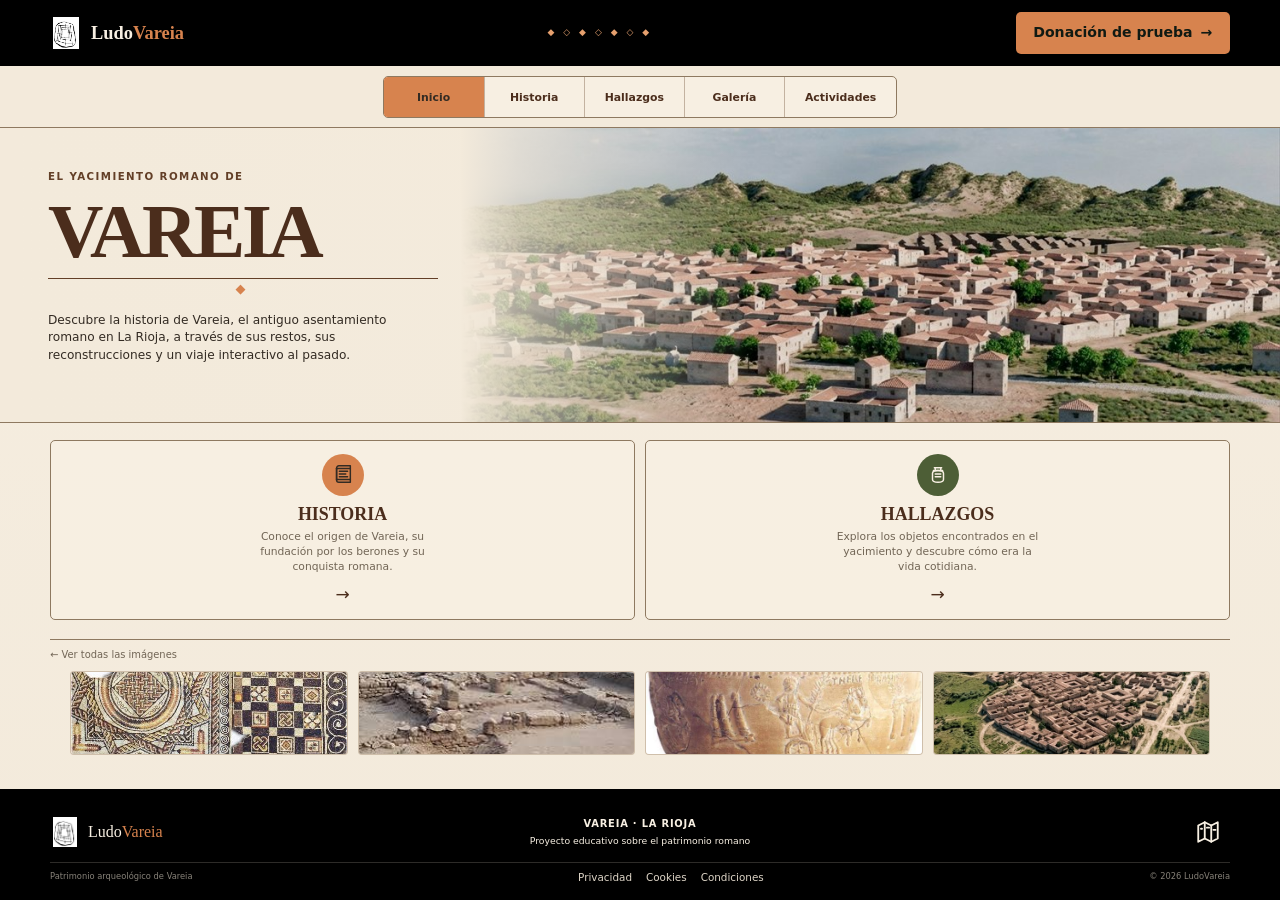
<file: index.html>
<!doctype html>
<html lang="es">
  <head>
    <meta charset="UTF-8" />

    <meta name="author" content="Oscar Martin Aguado" />
    <meta name="robots" content="index, follow" />

    <meta name="format-detection" content="telephone=no" />

    <meta name="apple-mobile-web-app-title" content="LudoVareia" />

    <meta name="theme-color" content="#000000" />

    <meta name="application-name" content="LudoVareia" />

    <meta name="viewport" content="width=device-width, initial-scale=1.0" />

    <meta
      name="description"
      content="Descubre el yacimiento romano de Vareia. Explora su historia, sus hallazgos arqueológicos y la vida cotidiana de los romanos en la antigua Vareia."
    />

    <meta
      name="keywords"
      content="ciudad romana vareia, historia romana, hallazgos arqueológicos, vida cotidiana romana, cerámica romana, arquitectura romana, galería imágenes, actividades romanas"
    />

    <!--Open Graph-->
    <meta property="og:type" content="website" />
    <meta property="og:locale" content="es_ES" />
    <meta property="og:site_name" content="LudoVareia" />
    <meta
      property="og:title"
      content="LudoVareia | El yacimiento romano de Vareia"
    />
    <meta
      property="og:description"
      content="Descubre la historia de Vareia, sus hallazgos arqueológicos y la vida cotidiana en la antigua ciudad romana."
    />
    <meta property="og:url" content="https://ludovareia.vercel.app/" />

    <!--Twitter Cards-->
    <meta name="twitter:card" content="summary_large_image" />
    <meta
      name="twitter:title"
      content="LudoVareia | El yacimiento romano de Vareia"
    />
    <meta
      name="twitter:description"
      content="Descubre la historia y el patrimonio romano de Vareia."
    />

    <!--Imagen de presentacion-->

    <meta
      property="og:image"
      content="https://ludovareia.vercel.app/img/vareiaStart.jpg"
    />

    <meta
      property="og:image:alt"
      content="Reconstrucción del antiguo asentamiento romano de Vareia"
    />

    <meta
      name="twitter:image"
      content="https://ludovareia.vercel.app/img/vareiaStart.jpg"
    />

    <meta
      name="twitter:image:alt"
      content="Reconstrucción del antiguo asentamiento romano de Vareia"
    />

    <!--Titulo y enlaces a css y script-->
    <title>LudoVareia | El yacimiento romano de Vareia</title>

    <link rel="stylesheet" href="css/General/style.css" />
    <!--<link rel="stylesheet" href="../css/Donaciones/donaciones.css" />
    <link rel="stylesheet" href="../css/Footer/footer.css" />
    <link rel="stylesheet" href="../css/Navegacion/navegacion.css" />
    <link rel="stylesheet" href="../css/Inicio/home.css" />
    <link
      rel="stylesheet"
      href="../css/ElementosInteractivos/elementosInteractivos.css"
    />-->
    <link rel="canonical" href="https://ludovareia.vercel.app/" />

    <script src="js/Galeria/galeria.js" defer></script>
    <script src="js/General/mapa.js" defer></script>
    <script src="js/General/donacion.js" defer></script>

    <!--WebSite para GEO-->
    <script type="application/ld+json">
      {
        "@context": "https://schema.org",
        "@graph": [
          {
            "@type": "WebSite",
            "@id": "https://ludovareia.vercel.app/#website",
            "name": "LudoVareia",
            "url": "https://ludovareia.vercel.app/",
            "inLanguage": "es",
            "description": "Proyecto educativo sobre la historia, los hallazgos arqueológicos y el patrimonio romano de Vareia."
          },
          {
            "@type": "Organization",
            "@id": "https://ludovareia.vercel.app/#organization",
            "name": "LudoVareia",
            "url": "https://ludovareia.vercel.app/",
            "description": "Proyecto educativo dedicado a divulgar la historia y el patrimonio arqueológico de la antigua Vareia, en La Rioja."
          },
          {
            "@type": "WebPage",
            "@id": "https://ludovareia.vercel.app/#webpage",
            "url": "https://ludovareia.vercel.app/",
            "name": "LudoVareia | El yacimiento romano de Vareia",
            "isPartOf": {
              "@id": "https://ludovareia.vercel.app/#website"
            },
            "about": {
              "@id": "https://ludovareia.vercel.app/#organization"
            },
            "inLanguage": "es"
          }
        ]
      }
    </script>
  </head>

  <body>
    <a class="skip-link" href="#contenido"> Saltar al contenido principal </a>
    <!-- =====================================================
       HEADER
       ===================================================== -->

    <header class="site-header">
      <div class="container site-header__inner">
        <a
          href="index.html"
          class="site-header__brand"
          aria-label="LudoVareia - Inicio"
        >
          <img
            src="img/logo.png"
            alt="Logo de LudoVareia"
            class="site-header__logo"
          />

          <span class="site-header__name">
            Ludo<span class="text-orange">Vareia</span>
          </span>
        </a>

        <div class="site-header__decoration" aria-hidden="true">
          ◆ ◇ ◆ ◇ ◆ ◇ ◆
        </div>

        <button
          type="button"
          id="donate-button"
          class="site-header__donate"
          aria-haspopup="dialog"
          aria-controls="donate-popup"
        >
          <span>Donación de prueba</span>
          <span aria-hidden="true">→</span>
        </button>
      </div>
    </header>

    <!-- =====================================================
   NAVBAR
   ===================================================== -->

    <nav class="navbar" aria-label="Navegación principal">
      <div class="container navbar__inner">
        <div class="navbar__links">
          <a
            href="index.html"
            class="navbar__link is-active"
            aria-current="page"
          >
            Inicio
          </a>

          <a href="html/historia.html" class="navbar__link"> Historia </a>

          <a href="html/hallazgos.html" class="navbar__link"> Hallazgos </a>

          <a href="html/galeria.html" class="navbar__link"> Galería </a>

          <a href="html/actividades.html" class="navbar__link"> Actividades </a>
        </div>
      </div>
    </nav>

    <!-- =====================================================
       MAIN
       ===================================================== -->

    <main id="contenido" tabindex="-1">
      <!-- ===================================================
         HERO
         =================================================== -->

      <section class="hero">
        <div class="hero__content">
          <p class="eyebrow">El yacimiento romano de</p>

          <h1>VAREIA</h1>

          <div class="hero__ornament" aria-hidden="true">◆</div>

          <p>
            Descubre la historia de Vareia, el antiguo asentamiento romano en La
            Rioja, a través de sus restos, sus reconstrucciones y un viaje
            interactivo al pasado.
          </p>
        </div>

        <div class="hero__media">
          <img
            src="img/vareiaStart-960.jpg"
            srcset="
              img/vareiaStart-480.jpg 480w,
              img/vareiaStart-960.jpg 960w,
              img/vareiaStart.jpg 1376w
            "
            sizes="(max-width: 950px) 100vw, 64vw"
            alt="Reconstrucción del antiguo asentamiento romano de Vareia"
            width="1376"
            height="768"
            fetchpriority="high"
          />
        </div>
      </section>

      <!-- ===================================================
         ACCESOS
         =================================================== -->

      <section class="section" id="explora" aria-labelledby="explora-title">
        <div class="container">
          <h2 id="explora-title" class="sr-only">Explora Vareia</h2>
          <div class="grid grid-2">
            <!-- HISTORIA -->

            <a href="html/historia.html" class="feature-card">
              <div class="feature-card__icon">
                <svg viewBox="0 0 24 24" aria-hidden="true">
                  <path
                    d="M5 4.5A2.5 2.5 0 0 1 7.5 2H20v18H7.5A2.5 2.5 0 0 1 5 17.5z"
                  />
                  <path d="M5 5h15M5 17h15M8 8h9M8 11h7M8 14h9" />
                  <path d="M5 4.5v13" />
                </svg>
              </div>

              <h3>Historia</h3>

              <p>
                Conoce el origen de Vareia, su fundación por los berones y su
                conquista romana.
              </p>

              <span class="feature-card__arrow" aria-hidden="true"> → </span>
            </a>

            <!-- HALLAZGOS -->

            <a href="html/hallazgos.html" class="feature-card">
              <div class="feature-card__icon">
                <svg viewBox="0 0 24 24" aria-hidden="true">
                  <path d="M8 4h8" />
                  <path d="M9 4v3" />
                  <path d="M15 4v3" />
                  <path d="M7 7h10" />

                  <path
                    d="M6 10 c0-2 2-3 6-3 s6 1 6 3 v7 c0 2-2 3-6 3 s-6-1-6-3z"
                  />

                  <path d="M9 11h6" />
                  <path d="M9 14h6" />
                </svg>
              </div>

              <h3>Hallazgos</h3>

              <p>
                Explora los objetos encontrados en el yacimiento y descubre cómo
                era la vida cotidiana.
              </p>

              <span class="feature-card__arrow" aria-hidden="true"> → </span>
            </a>
          </div>
        </div>
      </section>

      <!-- ===================================================
         GALERÍA
         =================================================== -->
      <section class="gallery-section" aria-labelledby="gallery-title">
        <div class="container">
          <div class="gallery-header">
            <h2 id="gallery-title" class="sr-only">
              Galería de imágenes de Vareia
            </h2>

            <a href="html/galeria.html" class="gallery-all">
              ← Ver todas las imágenes
            </a>
          </div>

          <div class="gallery">
            <!-- ANTERIOR -->

            <button
              type="button"
              class="gallery__control gallery__control--prev"
              aria-label="Imagen anterior"
            >
              ‹
            </button>

            <!-- CONTENEDOR DE IMÁGENES -->

            <div
              class="gallery__track"
              role="region"
              aria-label="Galería de imágenes destacadas de Vareia"
              aria-roledescription="carrusel"
            >
              <a href="html/galeria.html?imagen=0" class="gallery__item">
                <img
                  src="img/galeria/galeria-mosaico.png"
                  alt="Mosaico romano de Vareia"
                  width="546"
                  height="366"
                  loading="lazy"
                  decoding="async"
                />
              </a>

              <a href="html/galeria.html?imagen=1" class="gallery__item">
                <img
                  src="img/galeria/galeria-ciudad.png"
                  alt="Reconstrucción de la ciudad romana de Vareia"
                  width="259"
                  height="194"
                  loading="lazy"
                  decoding="async"
                />
              </a>

              <a href="html/galeria.html?imagen=2" class="gallery__item">
                <img
                  src="img/galeria/galeria-ceramica.png"
                  alt="Pieza de cerámica arqueológica"
                  width="606"
                  height="330"
                  loading="lazy"
                  decoding="async"
                />
              </a>

              <a href="html/galeria.html?imagen=3" class="gallery__item">
                <img
                  src="img/galeria/galeria-paisaje-home.jpg"
                  alt="Paisaje del entorno arqueológico de Vareia"
                  width="640"
                  height="358"
                  loading="lazy"
                  decoding="async"
                />
              </a>
            </div>

            <!-- SIGUIENTE -->

            <button
              type="button"
              class="gallery__control gallery__control--next"
              aria-label="Imagen siguiente"
            >
              ›
            </button>
          </div>

          <!-- INDICADORES -->

          <div class="gallery-dots">
            <button
              type="button"
              class="gallery-dot is-active"
              aria-label="Mostrar imagen 1"
              aria-current="true"
            ></button>

            <button
              type="button"
              class="gallery-dot"
              aria-label="Mostrar imagen 2"
              aria-current="false"
            ></button>

            <button
              type="button"
              class="gallery-dot"
              aria-label="Mostrar imagen 3"
              aria-current="false"
            ></button>

            <button
              type="button"
              class="gallery-dot"
              aria-label="Mostrar imagen 4"
              aria-current="false"
            ></button>
          </div>
        </div>
      </section>
    </main>

    <!-- FONDO OSCURO -->
    <div class="donate-overlay" hidden></div>

    <!-- POPUP DE DONACIÓN -->
    <section
      class="donate-popup"
      id="donate-popup"
      role="dialog"
      aria-modal="true"
      aria-labelledby="donate-title"
      aria-describedby="donate-description"
      tabindex="-1"
      hidden
    >
      <button
        type="button"
        class="donate-popup__close"
        aria-label="Cerrar ventana"
        data-donate-close
      >
        ×
      </button>

      <div class="donate-popup__header">
        <span class="donate-popup__eyebrow">
          LUDOVAREIA · PATRIMONIO ROMANO
        </span>

        <div class="donate-popup__ornament" aria-hidden="true">◆</div>

        <h2 id="donate-title">Demostración de donación</h2>

        <p id="donate-description">
          Este prototipo no acepta donaciones. Puedes probar la interfaz, pero
          no se realizará ningún cobro ni se enviarán datos.
        </p>
      </div>

      <form id="donation-form">
        <fieldset class="donate-amounts">
          <legend>Selecciona un importe de prueba</legend>

          <div class="donate-amounts__grid">
            <button
              type="button"
              class="donate-amount"
              data-amount="1"
              aria-pressed="false"
            >
              1 €
            </button>

            <button
              type="button"
              class="donate-amount is-selected"
              data-amount="5"
              aria-pressed="true"
            >
              5 €
            </button>

            <button
              type="button"
              class="donate-amount"
              data-amount="15"
              aria-pressed="false"
            >
              15 €
            </button>

            <button
              type="button"
              class="donate-amount"
              data-amount="30"
              aria-pressed="false"
            >
              30 €
            </button>
          </div>
        </fieldset>

        <div class="donate-custom">
          <label for="donation-amount">
            O introduce otro importe de prueba (€)
          </label>

          <input
            type="number"
            id="donation-amount"
            min="1"
            max="50"
            step="0.01"
            placeholder="Ej. 15"
            inputmode="decimal"
          />

          <p class="donate-custom__help">
            Puedes elegir cualquier cantidad entre 1 € y 50 €.
          </p>
        </div>

        <div class="donate-summary">
          <span>Importe de prueba</span>
          <strong id="donation-summary" aria-live="polite" aria-atomic="true"
            >5,00 €</strong
          >
        </div>

        <button type="submit" class="donate-submit">
          Finalizar demostración
          <span aria-hidden="true">→</span>
        </button>

        <p class="donate-popup__note">No se realizará ningún cobro.</p>
      </form>
    </section>

    <!-- POPUP DE AGRADECIMIENTO -->
    <section
      class="donate-popup donate-popup--thank-you"
      id="donate-thank-you"
      role="dialog"
      aria-modal="true"
      aria-labelledby="thank-you-title"
      tabindex="-1"
      hidden
    >
      <button
        type="button"
        class="donate-popup__close"
        aria-label="Cerrar ventana"
        data-donate-close
      >
        ×
      </button>

      <div class="donate-thank-you__icon" aria-hidden="true">✓</div>

      <span class="donate-popup__eyebrow"> LUDOVAREIA · GRACIAS </span>

      <h2 id="thank-you-title">Demostración completada</h2>

      <p>No se ha realizado ningún cobro ni se ha enviado información.</p>

      <p id="thank-you-amount" class="donate-thank-you__amount"></p>

      <p class="donate-thank-you__disclaimer">
        Esta es una demostración del formulario. No se ha realizado ningún
        cobro.
      </p>

      <button type="button" class="donate-submit" data-donate-close>
        Volver a LudoVareia
      </button>
    </section>

    <!-- =====================================================
       FOOTER
       ===================================================== -->

    <footer class="footer">
      <div class="container">
        <div class="footer__top">
          <!-- MARCA -->

          <div class="footer__brand">
            <img src="img/logo.png" alt="" class="brand-logo" />

            <span> Ludo<span class="text-orange">Vareia</span> </span>
          </div>

          <!-- INFORMACIÓN -->

          <div class="footer__info">
            <span>VAREIA · LA RIOJA</span>
            <span>Proyecto educativo sobre el patrimonio romano</span>
          </div>

          <!-- ICONOS -->

          <div
            class="footer__icons"
            role="group"
            aria-label="Acciones e información del proyecto"
          >
            <button
              type="button"
              id="open-map"
              aria-label="Abrir plano de Vareia"
              aria-haspopup="dialog"
              aria-controls="map-modal"
            >
              <svg viewBox="0 0 24 24" aria-hidden="true">
                <path d="m3 6 6-3 6 3 6-3v15l-6 3-6-3-6 3z" />
                <path d="M9 3v15M15 6v15" />
                <path d="M5.5 9h1M11 8h2M17 10h2" />
              </svg>
            </button>
          </div>
        </div>

        <!-- PIE -->

        <div class="footer__bottom">
          <span>Patrimonio arqueológico de Vareia</span>
          <nav class="footer__nav" aria-label="Información legal">
            <a href="html/privacidad.html">Privacidad</a>
            <a href="html/cookies.html">Cookies</a>
            <a href="html/condiciones.html">Condiciones</a>
          </nav>
          <span>© 2026 LudoVareia</span>
        </div>
      </div>
    </footer>

    <!-- POPUP DEL PLANO DE VAREIA -->
    <div
      class="map-modal"
      id="map-modal"
      role="dialog"
      aria-modal="true"
      aria-labelledby="map-modal-title"
      hidden
    >
      <div class="map-modal__backdrop" data-map-close></div>

      <section class="map-modal__panel">
        <button
          type="button"
          class="map-modal__close"
          aria-label="Cerrar plano"
          data-map-close
        >
          ×
        </button>

        <p class="eyebrow">Vareia · La Rioja</p>
        <h2 id="map-modal-title">La antigua ciudad romana</h2>

        <p class="map-modal__description">
          Plano de reconstrucción de Vareia. Descubre cómo pudo ser el
          asentamiento en época romana.
        </p>

        <div class="map-modal__image-container">
          <img
            data-src="img/plano-vareia-web.jpg"
            alt="Plano de reconstrucción de la antigua ciudad romana de Vareia"
            class="map-modal__image"
            width="1024"
            height="572"
          />
        </div>

        <p class="map-modal__note">Plano ilustrativo de la antigua Vareia.</p>
      </section>
    </div>
  </body>
</html>
</file>
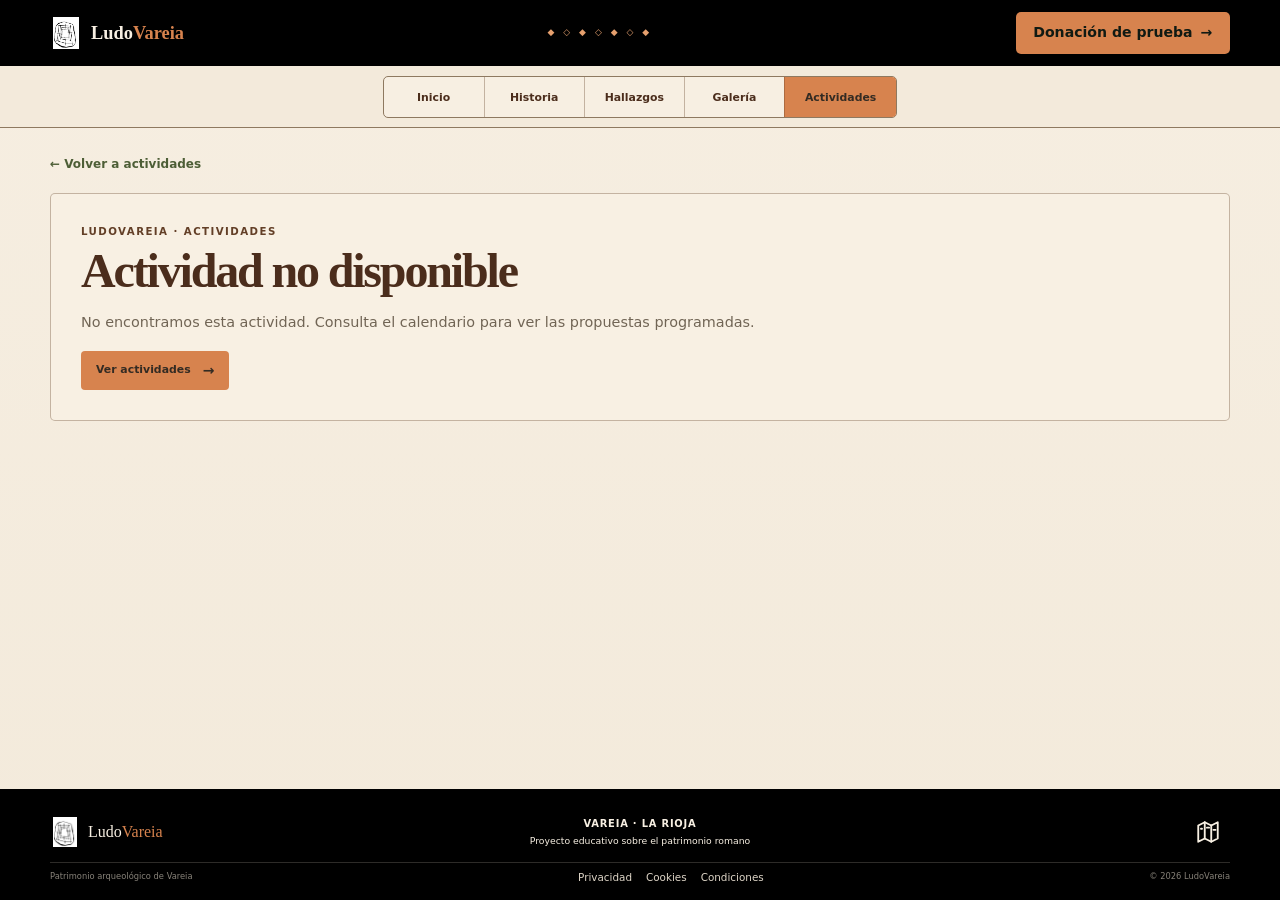
<file: html/actividad-detalle.html>
<!doctype html>
<html lang="es">
  <head>
    <meta charset="UTF-8" />

    <meta name="author" content="Oscar Martin Aguado" />
    <meta name="robots" content="noindex,follow" />

    <meta name="viewport" content="width=device-width, initial-scale=1.0" />

    <meta
      name="description"
      content="Consulta los detalles de las actividades educativas de LudoVareia."
    />

    <meta property="og:type" content="website" />
    <meta property="og:locale" content="es_ES" />
    <meta property="og:site_name" content="LudoVareia" />
    <meta property="og:title" content="Actividad | LudoVareia" />
    <meta
      property="og:description"
      content="Consulta los detalles de las actividades educativas de LudoVareia."
    />
    <meta property="og:url" content="" />
    <meta
      property="og:image"
      content="https://ludovareia.vercel.app/img/vareiaStart.png"
    />
    <meta
      property="og:image:alt"
      content="Reconstrucción del antiguo asentamiento romano de Vareia"
    />
    <meta name="twitter:card" content="summary_large_image" />
    <meta name="twitter:title" content="Actividad | LudoVareia" />
    <meta
      name="twitter:description"
      content="Consulta los detalles de las actividades educativas de LudoVareia."
    />
    <meta
      name="twitter:image"
      content="https://ludovareia.vercel.app/img/vareiaStart.png"
    />

    <title>Actividad | LudoVareia</title>
    <link rel="stylesheet" href="../css/General/style.css" />
    <link rel="stylesheet" href="../css/Actividades/actividades.css" />
    <link rel="stylesheet" href="../css/Actividades/resenias.css" />

    <script src="../js/Actividades/actividades.js" defer></script>
    <script src="../js/Actividades/inscripciones.js" defer></script>
    <script src="../js/Actividades/resenias.js" defer></script>
    <script src="../js/General/mapa.js" defer></script>
    <script src="../js/General/donacion.js" defer></script>
  </head>

  <body>
    <a class="skip-link" href="#contenido">Saltar al contenido principal</a>
    <!-- =====================================================
       HEADER
       ===================================================== -->

    <header class="site-header">
      <div class="container site-header__inner">
        <a
          href="../index.html"
          class="site-header__brand"
          aria-label="LudoVareia - Inicio"
        >
          <img src="../img/logo.png" alt="" class="site-header__logo" />
          <span class="site-header__name"
            >Ludo<span class="text-orange">Vareia</span></span
          >
        </a>
        <div class="site-header__decoration" aria-hidden="true">
          ◆ ◇ ◆ ◇ ◆ ◇ ◆
        </div>

        <button
          type="button"
          id="donate-button"
          class="site-header__donate"
          aria-haspopup="dialog"
          aria-controls="donate-popup"
        >
          <span>Donación de prueba</span>
          <span aria-hidden="true">→</span>
        </button>
      </div>
    </header>

    <!-- =====================================================
        NAVBAR
        ===================================================== -->

    <nav class="navbar" aria-label="Navegación principal">
      <div class="container navbar__inner">
        <div class="navbar__links">
          <a href="../index.html" class="navbar__link">Inicio</a>
          <a href="historia.html" class="navbar__link">Historia</a>
          <a href="hallazgos.html" class="navbar__link">Hallazgos</a>
          <a href="galeria.html" class="navbar__link">Galería</a>
          <a
            href="actividades.html"
            class="navbar__link is-active"
            aria-current="location"
            >Actividades</a
          >
        </div>
      </div>
    </nav>

    <!-- =====================================================
       MAIN
       ===================================================== -->

    <main id="contenido" class="activity-detail-page" tabindex="-1">
      <div class="container">
        <a href="actividades.html" class="detail-intro__back">
          ← Volver a actividades
        </a>

        <div class="activity-layout">
          <!-- COLUMNA IZQUIERDA: ACTIVIDAD E INSCRIPCIÓN -->
          <div class="activity-layout__main">
            <section
              class="activity-detail"
              id="activity-detail"
              aria-live="polite"
            >
              <div class="activity-detail__visual">
                <img id="activity-image" src="" alt="" />

                <span
                  class="activity-detail__category"
                  id="activity-category"
                ></span>
              </div>

              <div class="activity-detail__content">
                <p class="eyebrow">LudoVareia · Actividades</p>

                <h1 id="activity-title">
                  Abre una actividad desde el calendario
                </h1>

                <p
                  class="activity-detail__description"
                  id="activity-description"
                ></p>

                <dl class="activity-meta">
                  <div>
                    <dt>Fecha</dt>
                    <dd id="activity-date"></dd>
                  </div>

                  <div>
                    <dt>Hora</dt>
                    <dd id="activity-time"></dd>
                  </div>

                  <div>
                    <dt>Duración</dt>
                    <dd id="activity-duration"></dd>
                  </div>

                  <div>
                    <dt>Edad</dt>
                    <dd id="activity-age"></dd>
                  </div>
                </dl>

                <p class="activity-detail__note">
                  Demostración educativa: no reserva una plaza ni envía datos a
                  un servidor. La información introducida se guarda solo en este
                  navegador; no escribas datos reales.
                </p>
              </div>
            </section>

            <!-- FORMULARIO DE INSCRIPCIÓN -->

            <section
              class="registration-section"
              aria-labelledby="registration-title"
            >
              <div class="registration-section__heading">
                <p class="eyebrow">Formulario de demostración</p>

                <h2 id="registration-title">Formulario de demostración</h2>
              </div>

              <div
                id="registration-message"
                class="registration-message"
                role="status"
                aria-live="polite"
                tabindex="-1"
                hidden
              ></div>

              <form id="registration-form" class="registration-form">
                <input
                  type="hidden"
                  id="registration-activity"
                  name="activityId"
                />

                <div class="form-field">
                  <label for="full-name">Nombre y apellidos</label>

                  <input
                    id="full-name"
                    name="name"
                    type="text"
                    autocomplete="name"
                    required
                    minlength="2"
                    maxlength="100"
                  />
                </div>

                <div class="form-field">
                  <label for="email">Correo electrónico</label>

                  <input
                    id="email"
                    name="email"
                    type="email"
                    autocomplete="email"
                    required
                    maxlength="150"
                  />
                </div>

                <div class="form-field">
                  <label for="phone"> Teléfono <span>(opcional)</span> </label>

                  <input
                    id="phone"
                    name="phone"
                    type="tel"
                    autocomplete="tel"
                    maxlength="25"
                  />
                </div>

                <div class="form-field">
                  <label for="attendees"> Número de asistentes </label>

                  <select id="attendees" name="attendees" required>
                    <option value="1">1 persona</option>
                    <option value="2">2 personas</option>
                    <option value="3">3 personas</option>
                    <option value="4">4 personas</option>
                  </select>
                </div>

                <label class="form-consent">
                  <input type="checkbox" name="consent" required />

                  <span>
                    He leído que esta solicitud es una demostración y que los
                    datos se guardan solo en este dispositivo. Consulta la
                    <a href="privacidad.html">Política de privacidad</a>.
                  </span>
                </label>

                <button
                  class="btn btn--primary registration-form__submit"
                  type="submit"
                >
                  Probar inscripción (no reservar)
                  <span aria-hidden="true">→</span>
                </button>
              </form>
            </section>
          </div>

          <!-- COLUMNA DERECHA: RESEÑAS -->

          <aside class="activity-layout__reviews">
            <section class="reviews-section" id="reviews">
              <div class="reviews-header">
                <p class="eyebrow">Experiencias de visitantes</p>

                <h2>Opiniones y reseñas</h2>

                <p>
                  En esta demostración, las reseñas se guardan solo en este
                  navegador y no se comparten con otros visitantes.
                </p>
              </div>

              <!-- RESUMEN DE VALORACIONES -->

              <div class="reviews-summary">
                <div class="reviews-average">
                  <strong id="reviews-average">0.0</strong>

                  <div id="reviews-average-stars">☆☆☆☆☆</div>

                  <span id="reviews-count"> 0 reseñas </span>
                </div>
              </div>

              <!-- BOTÓN PARA ESCRIBIR UNA RESEÑA -->

              <div class="reviews-action">
                <h3>¿Has participado?</h3>

                <p>
                  Prueba el formulario. No incluyas datos personales: la reseña
                  solo se verá en este navegador.
                </p>

                <button
                  type="button"
                  id="open-review-popup"
                  class="btn btn--primary"
                >
                  Probar reseña →
                </button>
              </div>

              <!-- LISTADO DE RESEÑAS -->

              <div id="reviews-list" aria-live="polite">
                <p>Cargando reseñas...</p>
              </div>
            </section>
          </aside>
        </div>

        <!-- POPUP PARA PUBLICAR RESEÑAS -->

        <div class="review-overlay" id="review-overlay" hidden></div>

        <section
          class="review-popup"
          id="review-popup"
          role="dialog"
          aria-modal="true"
          aria-labelledby="review-popup-title"
          hidden
        >
          <button
            type="button"
            class="review-popup__close"
            id="close-review-popup"
            aria-label="Cerrar ventana"
          >
            ×
          </button>

          <div class="review-popup__header">
            <p class="eyebrow">LudoVareia · Tu experiencia</p>

            <h2 id="review-popup-title">Escribe tu reseña</h2>

            <p>
              Es una prueba local: no incluyas datos personales ni información
              sensible. Consulta la
              <a href="privacidad.html">Política de privacidad</a>.
            </p>
          </div>

          <div class="reviews-form-container">
            <form id="review-form">
              <label for="review-name">Tu nombre</label>

              <input
                type="text"
                id="review-name"
                maxlength="50"
                required
                placeholder="Escribe tu nombre"
              />

              <label>Tu valoración</label>

              <div
                class="review-stars"
                role="group"
                aria-label="Selecciona una puntuación"
              >
                <input
                  type="radio"
                  name="puntuacion"
                  id="star5"
                  value="5"
                  required
                />
                <label for="star5" aria-label="5 estrellas">★</label>

                <input type="radio" name="puntuacion" id="star4" value="4" />
                <label for="star4" aria-label="4 estrellas">★</label>

                <input type="radio" name="puntuacion" id="star3" value="3" />
                <label for="star3" aria-label="3 estrellas">★</label>

                <input type="radio" name="puntuacion" id="star2" value="2" />
                <label for="star2" aria-label="2 estrellas">★</label>

                <input type="radio" name="puntuacion" id="star1" value="1" />
                <label for="star1" aria-label="1 estrella">★</label>
              </div>

              <label for="review-comment"> Tu comentario </label>

              <textarea
                id="review-comment"
                maxlength="1000"
                required
                placeholder="Cuéntanos cómo fue tu experiencia..."
              ></textarea>

              <button type="submit" class="btn btn--primary">
                Guardar reseña de prueba →
              </button>

              <p id="review-message" role="status" aria-live="polite"></p>
            </form>
          </div>
        </section>
      </div>
    </main>

    <!-- FONDO OSCURO -->
    <div class="donate-overlay" hidden></div>

    <!-- POPUP DE DONACIÓN -->
    <section
      class="donate-popup"
      id="donate-popup"
      role="dialog"
      aria-modal="true"
      aria-labelledby="donate-title"
      aria-describedby="donate-description"
      tabindex="-1"
      hidden
    >
      <button
        type="button"
        class="donate-popup__close"
        aria-label="Cerrar ventana"
        data-donate-close
      >
        ×
      </button>

      <div class="donate-popup__header">
        <span class="donate-popup__eyebrow">
          LUDOVAREIA · PATRIMONIO ROMANO
        </span>

        <div class="donate-popup__ornament" aria-hidden="true">◆</div>

        <h2 id="donate-title">Demostración de donación</h2>

        <p id="donate-description">
          Este prototipo no acepta donaciones. Puedes probar la interfaz, pero
          no se realizará ningún cobro ni se enviarán datos.
        </p>
      </div>

      <form id="donation-form">
        <fieldset class="donate-amounts">
          <legend>Selecciona un importe de prueba</legend>

          <div class="donate-amounts__grid">
            <button
              type="button"
              class="donate-amount"
              data-amount="1"
              aria-pressed="false"
            >
              1 €
            </button>

            <button
              type="button"
              class="donate-amount is-selected"
              data-amount="5"
              aria-pressed="true"
            >
              5 €
            </button>

            <button
              type="button"
              class="donate-amount"
              data-amount="15"
              aria-pressed="false"
            >
              15 €
            </button>

            <button
              type="button"
              class="donate-amount"
              data-amount="30"
              aria-pressed="false"
            >
              30 €
            </button>
          </div>
        </fieldset>

        <div class="donate-custom">
          <label for="donation-amount">
            O introduce otro importe de prueba (€)
          </label>

          <input
            type="number"
            id="donation-amount"
            min="1"
            max="50"
            step="0.01"
            placeholder="Ej. 15"
            inputmode="decimal"
          />

          <p class="donate-custom__help">
            Puedes elegir cualquier cantidad entre 1 € y 50 €.
          </p>
        </div>

        <div class="donate-summary">
          <span>Importe de prueba</span>
          <strong id="donation-summary" aria-live="polite" aria-atomic="true"
            >5,00 €</strong
          >
        </div>

        <button type="submit" class="donate-submit">
          Finalizar demostración
          <span aria-hidden="true">→</span>
        </button>

        <p class="donate-popup__note">No se realizará ningún cobro.</p>
      </form>
    </section>

    <!-- POPUP DE AGRADECIMIENTO -->
    <section
      class="donate-popup donate-popup--thank-you"
      id="donate-thank-you"
      role="dialog"
      aria-modal="true"
      aria-labelledby="thank-you-title"
      tabindex="-1"
      hidden
    >
      <button
        type="button"
        class="donate-popup__close"
        aria-label="Cerrar ventana"
        data-donate-close
      >
        ×
      </button>

      <div class="donate-thank-you__icon" aria-hidden="true">✓</div>

      <span class="donate-popup__eyebrow"> LUDOVAREIA · GRACIAS </span>

      <h2 id="thank-you-title">Demostración completada</h2>

      <p>No se ha realizado ningún cobro ni se ha enviado información.</p>

      <p id="thank-you-amount" class="donate-thank-you__amount"></p>

      <p class="donate-thank-you__disclaimer">
        Esta es una demostración del formulario. No se ha realizado ningún
        cobro.
      </p>

      <button type="button" class="donate-submit" data-donate-close>
        Volver a LudoVareia
      </button>
    </section>

    <!-- =====================================================
       FOOTER
       ===================================================== -->

    <footer class="footer">
      <div class="container">
        <div class="footer__top">
          <!-- MARCA -->

          <div class="footer__brand">
            <img src="../img/logo.png" alt="LudoVareia" class="brand-logo" />

            <span> Ludo<span class="text-orange">Vareia</span> </span>
          </div>

          <!-- INFORMACIÓN -->

          <div class="footer__info">
            <span>VAREIA · LA RIOJA</span>
            <span>Proyecto educativo sobre el patrimonio romano</span>
          </div>

          <!-- ICONOS -->

          <div class="footer__icons" aria-label="Información del proyecto">
            <button
              type="button"
              id="open-map"
              aria-label="Abrir plano de Vareia"
              aria-haspopup="dialog"
              aria-controls="map-modal"
            >
              <svg viewBox="0 0 24 24" aria-hidden="true">
                <path d="m3 6 6-3 6 3 6-3v15l-6 3-6-3-6 3z" />
                <path d="M9 3v15M15 6v15" />
                <path d="M5.5 9h1M11 8h2M17 10h2" />
              </svg>
            </button>
          </div>
        </div>

        <!-- PIE -->

        <div class="footer__bottom">
          <span>Patrimonio arqueológico de Vareia</span>
          <nav class="footer__nav" aria-label="Información legal">
            <a href="privacidad.html">Privacidad</a>
            <a href="cookies.html">Cookies</a>
            <a href="condiciones.html">Condiciones</a>
          </nav>
          <span>© 2026 LudoVareia</span>
        </div>
      </div>
    </footer>

    <!-- POPUP DEL PLANO DE VAREIA -->
    <div
      class="map-modal"
      id="map-modal"
      role="dialog"
      aria-modal="true"
      aria-labelledby="map-modal-title"
      hidden
    >
      <div class="map-modal__backdrop" data-map-close></div>

      <section class="map-modal__panel">
        <button
          type="button"
          class="map-modal__close"
          aria-label="Cerrar plano"
          data-map-close
        >
          ×
        </button>

        <p class="eyebrow">Vareia · La Rioja</p>
        <h2 id="map-modal-title">La antigua ciudad romana</h2>

        <p class="map-modal__description">
          Plano de reconstrucción de Vareia. Descubre cómo pudo ser el
          asentamiento en época romana.
        </p>

        <div class="map-modal__image-container">
          <img
            src="../img/plano-vareia.png"
            alt="Plano de reconstrucción de la antigua ciudad romana de Vareia"
            class="map-modal__image"
          />
        </div>

        <p class="map-modal__note">Plano ilustrativo de la antigua Vareia.</p>
      </section>
    </div>
  </body>
</html>
</file>
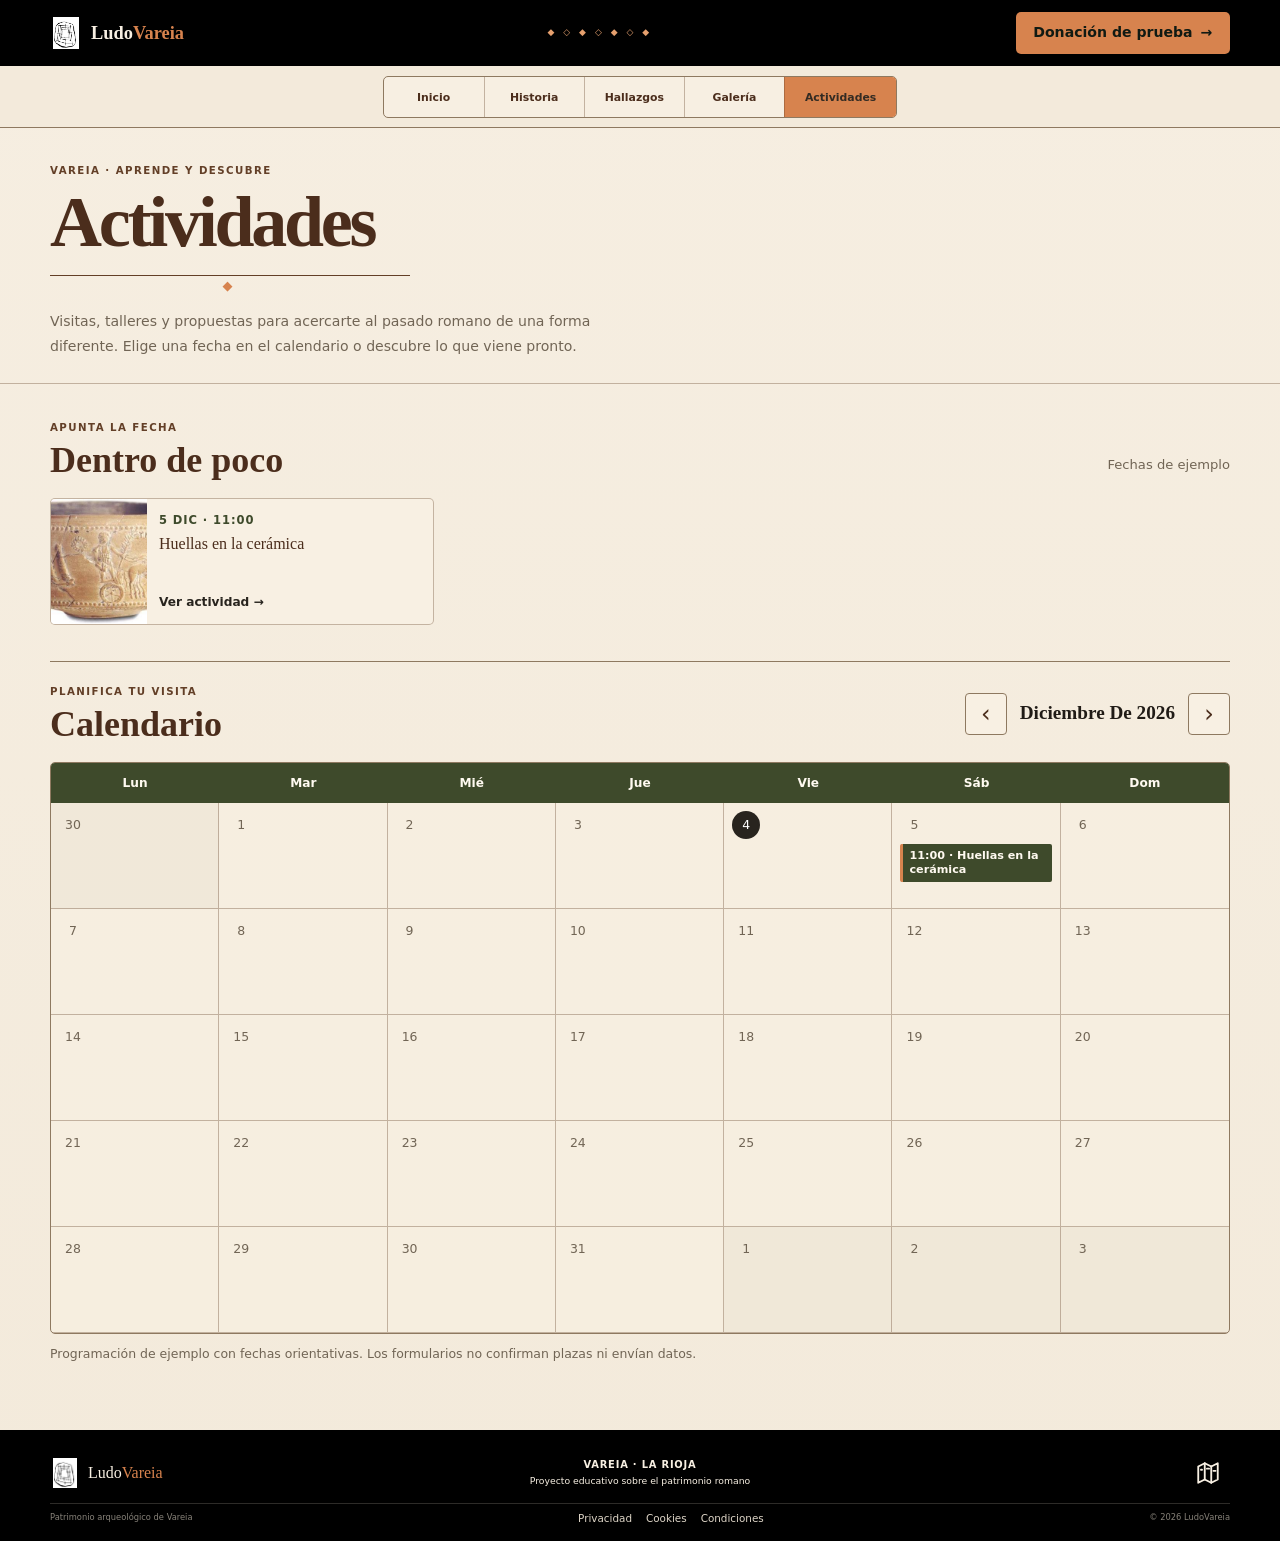
<file: html/actividades.html>
<!doctype html>
<html lang="es">
  <head>
    <meta charset="UTF-8" />

    <meta name="author" content="Oscar Martin Aguado" />
    <meta name="robots" content="index, follow" />

    <meta name="viewport" content="width=device-width, initial-scale=1.0" />

    <meta
      name="description"
      content="Explora el calendario de visitas y talleres educativos sobre la antigua Vareia."
    />
    <link
      rel="canonical"
      href="https://ludovareia.vercel.app/html/actividades.html"
    />
    <meta property="og:type" content="website" />
    <meta property="og:locale" content="es_ES" />
    <meta property="og:site_name" content="LudoVareia" />
    <meta property="og:title" content="Actividades | LudoVareia" />
    <meta
      property="og:description"
      content="Explora el calendario de visitas y talleres educativos sobre la antigua Vareia."
    />
    <meta
      property="og:url"
      content="https://ludovareia.vercel.app/html/actividades.html"
    />
    <meta
      property="og:image"
      content="https://ludovareia.vercel.app/img/vareiaStart.png"
    />
    <meta
      property="og:image:alt"
      content="Reconstrucción del antiguo asentamiento romano de Vareia"
    />
    <meta name="twitter:card" content="summary_large_image" />
    <meta name="twitter:title" content="Actividades | LudoVareia" />
    <meta
      name="twitter:description"
      content="Explora el calendario de visitas y talleres educativos sobre la antigua Vareia."
    />
    <meta
      name="twitter:image"
      content="https://ludovareia.vercel.app/img/vareiaStart.png"
    />

    <meta
      name="keywords"
      content="actividades en vareia, actividades romanas, talleres romanos, visitas guiadas, eventos en vareia"
    />

    <title>Actividades | LudoVareia</title>
    <link rel="stylesheet" href="../css/General/style.css" />
    <link rel="stylesheet" href="../css/Actividades/actividades.css" />

    <script src="../js/Actividades/actividades.js" defer></script>
    <script src="../js/General/mapa.js" defer></script>
    <script src="../js/General/donacion.js" defer></script>
  </head>

  <body>
    <a class="skip-link" href="#contenido">Saltar al contenido principal</a>
    <!-- =====================================================
       HEADER
       ===================================================== -->

    <header class="site-header">
      <div class="container site-header__inner">
        <a
          href="../index.html"
          class="site-header__brand"
          aria-label="LudoVareia - Inicio"
        >
          <img src="../img/logo.png" alt="" class="site-header__logo" />
          <span class="site-header__name"
            >Ludo<span class="text-orange">Vareia</span></span
          >
        </a>
        <div class="site-header__decoration" aria-hidden="true">
          ◆ ◇ ◆ ◇ ◆ ◇ ◆
        </div>

        <button
          type="button"
          id="donate-button"
          class="site-header__donate"
          aria-haspopup="dialog"
          aria-controls="donate-popup"
        >
          <span>Donación de prueba</span>
          <span aria-hidden="true">→</span>
        </button>
      </div>
    </header>

    <!-- =====================================================
        NAVBAR
        ===================================================== -->

    <nav class="navbar" aria-label="Navegación principal">
      <div class="container navbar__inner">
        <div class="navbar__links">
          <a href="../index.html" class="navbar__link">Inicio</a>
          <a href="historia.html" class="navbar__link">Historia</a>
          <a href="hallazgos.html" class="navbar__link">Hallazgos</a>
          <a href="galeria.html" class="navbar__link">Galería</a>
          <a
            href="actividades.html"
            class="navbar__link is-active"
            aria-current="page"
            >Actividades</a
          >
        </div>
      </div>
    </nav>

    <!-- =====================================================
       MAIN
       ===================================================== -->
    <main id="contenido" class="activities-page" tabindex="-1">
      <section class="activities-intro">
        <div class="container">
          <p class="eyebrow">Vareia · Aprende y descubre</p>
          <h1>Actividades</h1>
          <div class="hero__ornament" aria-hidden="true">◆</div>
          <p class="activities-intro__text">
            Visitas, talleres y propuestas para acercarte al pasado romano de
            una forma diferente. Elige una fecha en el calendario o descubre lo
            que viene pronto.
          </p>
        </div>
      </section>

      <section
        class="container upcoming-section"
        aria-labelledby="upcoming-title"
      >
        <div class="section-heading">
          <div>
            <p class="eyebrow">Apunta la fecha</p>
            <h2 id="upcoming-title">Dentro de poco</h2>
          </div>
          <span class="upcoming-section__note">Fechas de ejemplo</span>
        </div>
        <div class="upcoming-list" id="upcoming-list" aria-live="polite"></div>
      </section>

      <section
        class="container calendar-section"
        aria-labelledby="calendar-title"
      >
        <div class="section-heading calendar-section__heading">
          <div>
            <p class="eyebrow">Planifica tu visita</p>
            <h2 id="calendar-title">Calendario</h2>
          </div>
          <div class="calendar-controls" aria-label="Cambiar mes">
            <button
              type="button"
              class="calendar-controls__button"
              id="month-prev"
              aria-label="Mes anterior"
            >
              ‹
            </button>
            <p
              class="calendar-controls__month"
              id="calendar-month"
              aria-live="polite"
            ></p>
            <button
              type="button"
              class="calendar-controls__button"
              id="month-next"
              aria-label="Mes siguiente"
            >
              ›
            </button>
          </div>
        </div>

        <div class="calendar" role="grid" aria-labelledby="calendar-month">
          <div class="calendar__weekdays" role="row">
            <span role="columnheader">Lun</span>
            <span role="columnheader">Mar</span>
            <span role="columnheader">Mié</span>
            <span role="columnheader">Jue</span>
            <span role="columnheader">Vie</span>
            <span role="columnheader">Sáb</span>
            <span role="columnheader">Dom</span>
          </div>
          <div class="calendar__days" id="calendar-days" role="rowgroup"></div>
        </div>
        <p class="calendar-note">
          Programación de ejemplo con fechas orientativas. Los formularios no
          confirman plazas ni envían datos.
        </p>
      </section>
    </main>

    <!-- FONDO OSCURO -->
    <div class="donate-overlay" hidden></div>

    <!-- POPUP DE DONACIÓN -->
    <section
      class="donate-popup"
      id="donate-popup"
      role="dialog"
      aria-modal="true"
      aria-labelledby="donate-title"
      aria-describedby="donate-description"
      tabindex="-1"
      hidden
    >
      <button
        type="button"
        class="donate-popup__close"
        aria-label="Cerrar ventana"
        data-donate-close
      >
        ×
      </button>

      <div class="donate-popup__header">
        <span class="donate-popup__eyebrow">
          LUDOVAREIA · PATRIMONIO ROMANO
        </span>

        <div class="donate-popup__ornament" aria-hidden="true">◆</div>

        <h2 id="donate-title">Demostración de donación</h2>

        <p id="donate-description">
          Este prototipo no acepta donaciones. Puedes probar la interfaz, pero
          no se realizará ningún cobro ni se enviarán datos.
        </p>
      </div>

      <form id="donation-form">
        <fieldset class="donate-amounts">
          <legend>Selecciona un importe de prueba</legend>

          <div class="donate-amounts__grid">
            <button
              type="button"
              class="donate-amount"
              data-amount="1"
              aria-pressed="false"
            >
              1 €
            </button>

            <button
              type="button"
              class="donate-amount is-selected"
              data-amount="5"
              aria-pressed="true"
            >
              5 €
            </button>

            <button
              type="button"
              class="donate-amount"
              data-amount="15"
              aria-pressed="false"
            >
              15 €
            </button>

            <button
              type="button"
              class="donate-amount"
              data-amount="30"
              aria-pressed="false"
            >
              30 €
            </button>
          </div>
        </fieldset>

        <div class="donate-custom">
          <label for="donation-amount">
            O introduce otro importe de prueba (€)
          </label>

          <input
            type="number"
            id="donation-amount"
            min="1"
            max="50"
            step="0.01"
            placeholder="Ej. 15"
            inputmode="decimal"
          />

          <p class="donate-custom__help">
            Puedes elegir cualquier cantidad entre 1 € y 50 €.
          </p>
        </div>

        <div class="donate-summary">
          <span>Importe de prueba</span>
          <strong id="donation-summary" aria-live="polite" aria-atomic="true"
            >5,00 €</strong
          >
        </div>

        <button type="submit" class="donate-submit">
          Finalizar demostración
          <span aria-hidden="true">→</span>
        </button>

        <p class="donate-popup__note">No se realizará ningún cobro.</p>
      </form>
    </section>

    <!-- POPUP DE AGRADECIMIENTO -->
    <section
      class="donate-popup donate-popup--thank-you"
      id="donate-thank-you"
      role="dialog"
      aria-modal="true"
      aria-labelledby="thank-you-title"
      tabindex="-1"
      hidden
    >
      <button
        type="button"
        class="donate-popup__close"
        aria-label="Cerrar ventana"
        data-donate-close
      >
        ×
      </button>

      <div class="donate-thank-you__icon" aria-hidden="true">✓</div>

      <span class="donate-popup__eyebrow"> LUDOVAREIA · GRACIAS </span>

      <h2 id="thank-you-title">Demostración completada</h2>

      <p>No se ha realizado ningún cobro ni se ha enviado información.</p>

      <p id="thank-you-amount" class="donate-thank-you__amount"></p>

      <p class="donate-thank-you__disclaimer">
        Esta es una demostración del formulario. No se ha realizado ningún
        cobro.
      </p>

      <button type="button" class="donate-submit" data-donate-close>
        Volver a LudoVareia
      </button>
    </section>

    <!-- =====================================================
       FOOTER
       ===================================================== -->

    <footer class="footer">
      <div class="container">
        <div class="footer__top">
          <!-- MARCA -->

          <div class="footer__brand">
            <img src="../img/logo.png" alt="LudoVareia" class="brand-logo" />

            <span> Ludo<span class="text-orange">Vareia</span> </span>
          </div>

          <!-- INFORMACIÓN -->

          <div class="footer__info">
            <span>VAREIA · LA RIOJA</span>
            <span>Proyecto educativo sobre el patrimonio romano</span>
          </div>

          <!-- ICONOS -->

          <div class="footer__icons" aria-label="Información del proyecto">
            <button
              type="button"
              id="open-map"
              aria-label="Abrir plano de Vareia"
              aria-haspopup="dialog"
              aria-controls="map-modal"
            >
              <svg viewBox="0 0 24 24" aria-hidden="true">
                <path d="m3 6 6-3 6 3 6-3v15l-6 3-6-3-6 3z" />
                <path d="M9 3v15M15 6v15" />
                <path d="M5.5 9h1M11 8h2M17 10h2" />
              </svg>
            </button>
          </div>
        </div>

        <!-- PIE -->

        <div class="footer__bottom">
          <span>Patrimonio arqueológico de Vareia</span>
          <nav class="footer__nav" aria-label="Información legal">
            <a href="privacidad.html">Privacidad</a>
            <a href="cookies.html">Cookies</a>
            <a href="condiciones.html">Condiciones</a>
          </nav>
          <span>© 2026 LudoVareia</span>
        </div>
      </div>
    </footer>

    <!-- POPUP DEL PLANO DE VAREIA -->
    <div
      class="map-modal"
      id="map-modal"
      role="dialog"
      aria-modal="true"
      aria-labelledby="map-modal-title"
      hidden
    >
      <div class="map-modal__backdrop" data-map-close></div>

      <section class="map-modal__panel">
        <button
          type="button"
          class="map-modal__close"
          aria-label="Cerrar plano"
          data-map-close
        >
          ×
        </button>

        <p class="eyebrow">Vareia · La Rioja</p>
        <h2 id="map-modal-title">La antigua ciudad romana</h2>

        <p class="map-modal__description">
          Plano de reconstrucción de Vareia. Descubre cómo pudo ser el
          asentamiento en época romana.
        </p>

        <div class="map-modal__image-container">
          <img
            src="../img/plano-vareia.png"
            alt="Plano de reconstrucción de la antigua ciudad romana de Vareia"
            class="map-modal__image"
          />
        </div>

        <p class="map-modal__note">Plano ilustrativo de la antigua Vareia.</p>
      </section>
    </div>
  </body>
</html>
</file>
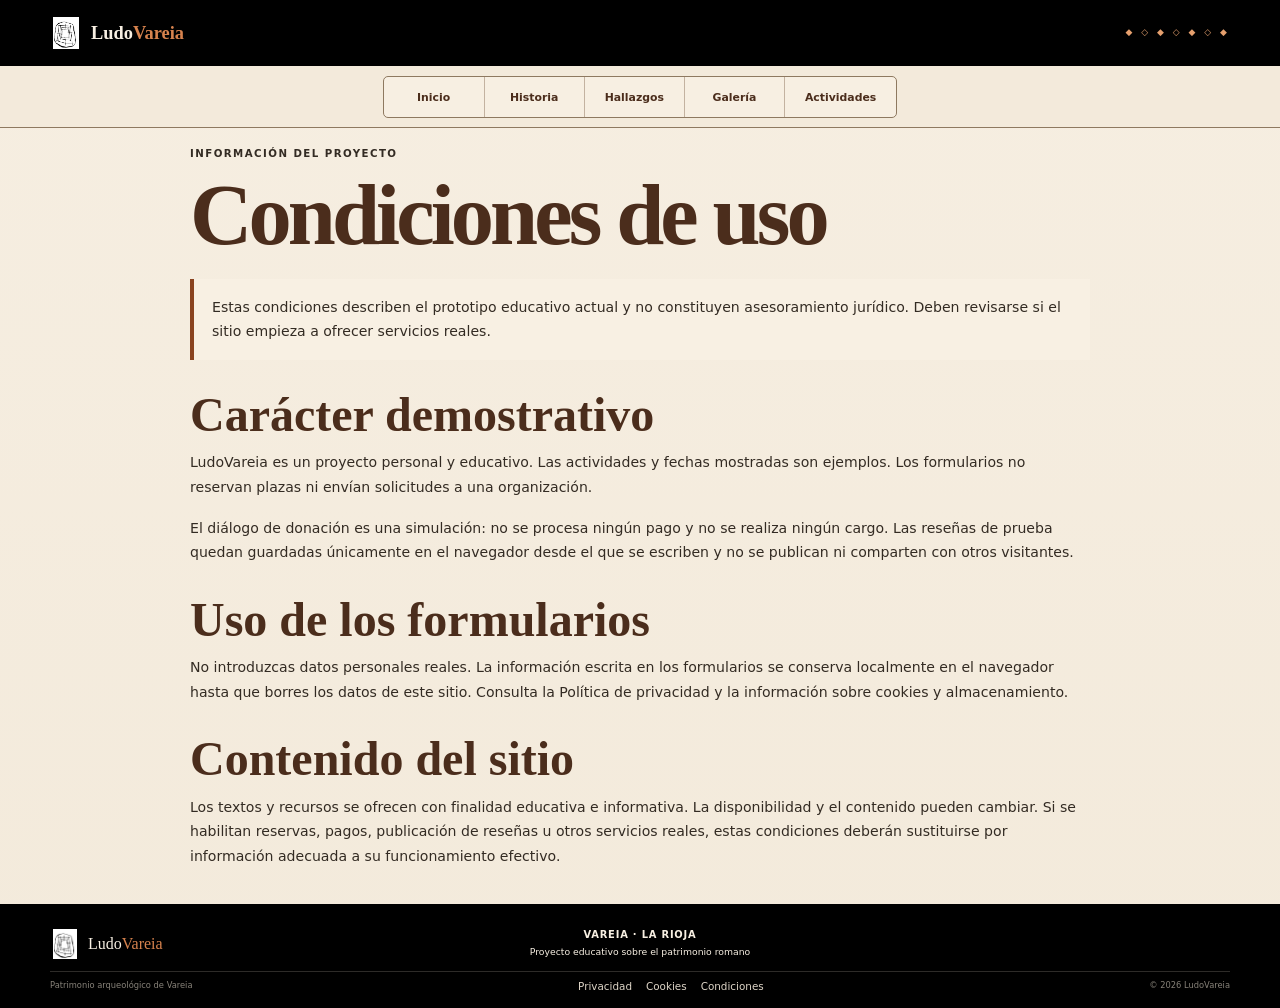
<file: html/condiciones.html>
<!doctype html>
<html lang="es">
  <head>
    <meta charset="UTF-8" />
    <meta name="viewport" content="width=device-width, initial-scale=1.0" />
    <meta name="robots" content="index,follow" />
    <meta
      name="description"
      content="Condiciones de uso del prototipo educativo LudoVareia."
    />
    <link rel="canonical" href="https://ludovareia.vercel.app/html/condiciones.html" />
    <meta property="og:type" content="website" />
    <meta property="og:locale" content="es_ES" />
    <meta property="og:site_name" content="LudoVareia" />
    <meta property="og:title" content="Condiciones de uso | LudoVareia" />
    <meta property="og:description" content="Condiciones de uso del prototipo educativo LudoVareia." />
    <meta property="og:url" content="https://ludovareia.vercel.app/html/condiciones.html" />
    <meta property="og:image" content="https://ludovareia.vercel.app/img/vareiaStart.png" />
    <meta name="twitter:card" content="summary_large_image" />
    <meta name="twitter:title" content="Condiciones de uso | LudoVareia" />
    <meta name="twitter:description" content="Condiciones de uso del prototipo educativo LudoVareia." />
    <meta name="twitter:image" content="https://ludovareia.vercel.app/img/vareiaStart.png" />
    <title>Condiciones de uso | LudoVareia</title>
    <link rel="stylesheet" href="../css/General/style.css" />
  </head>
  <body>
    <a class="skip-link" href="#contenido">Saltar al contenido principal</a>
    <header class="site-header">
      <div class="container site-header__inner">
        <a href="../index.html" class="site-header__brand" aria-label="LudoVareia - Inicio">
          <img src="../img/logo.png" alt="" class="site-header__logo" />
          <span class="site-header__name">Ludo<span class="text-orange">Vareia</span></span>
        </a>
        <div class="site-header__decoration" aria-hidden="true">◆ ◇ ◆ ◇ ◆ ◇ ◆</div>
      </div>
    </header>
    <nav class="navbar" aria-label="Navegación principal">
      <div class="container navbar__inner">
        <div class="navbar__links">
          <a href="../index.html" class="navbar__link">Inicio</a>
          <a href="historia.html" class="navbar__link">Historia</a>
          <a href="hallazgos.html" class="navbar__link">Hallazgos</a>
          <a href="galeria.html" class="navbar__link">Galería</a>
          <a href="actividades.html" class="navbar__link">Actividades</a>
        </div>
      </div>
    </nav>
    <main id="contenido" tabindex="-1" class="section">
      <article class="container legal-page">
        <p class="eyebrow">Información del proyecto</p>
        <h1>Condiciones de uso</h1>
        <p class="legal-page__notice">
          Estas condiciones describen el prototipo educativo actual y no constituyen
          asesoramiento jurídico. Deben revisarse si el sitio empieza a ofrecer servicios reales.
        </p>

        <h2>Carácter demostrativo</h2>
        <p>
          LudoVareia es un proyecto personal y educativo. Las actividades y fechas mostradas son
          ejemplos. Los formularios no reservan plazas ni envían solicitudes a una organización.
        </p>
        <p>
          El diálogo de donación es una simulación: no se procesa ningún pago y no se realiza
          ningún cargo. Las reseñas de prueba quedan guardadas únicamente en el navegador desde
          el que se escriben y no se publican ni comparten con otros visitantes.
        </p>

        <h2>Uso de los formularios</h2>
        <p>
          No introduzcas datos personales reales. La información escrita en los formularios se
          conserva localmente en el navegador hasta que borres los datos de este sitio. Consulta
          la <a href="privacidad.html">Política de privacidad</a> y la
          <a href="cookies.html">información sobre cookies y almacenamiento</a>.
        </p>

        <h2>Contenido del sitio</h2>
        <p>
          Los textos y recursos se ofrecen con finalidad educativa e informativa. La
          disponibilidad y el contenido pueden cambiar. Si se habilitan reservas, pagos,
          publicación de reseñas u otros servicios reales, estas condiciones deberán sustituirse
          por información adecuada a su funcionamiento efectivo.
        </p>
      </article>
    </main>
    <footer class="footer">
      <div class="container">
        <div class="footer__top">
          <div class="footer__brand">
            <img src="../img/logo.png" alt="" class="brand-logo" />
            <span>Ludo<span class="text-orange">Vareia</span></span>
          </div>
          <div class="footer__info">
            <span>VAREIA · LA RIOJA</span>
            <span>Proyecto educativo sobre el patrimonio romano</span>
          </div>
        </div>
        <div class="footer__bottom">
          <span>Patrimonio arqueológico de Vareia</span>
          <nav class="footer__nav" aria-label="Información legal">
            <a href="privacidad.html">Privacidad</a>
            <a href="cookies.html">Cookies</a>
            <a href="condiciones.html" aria-current="page">Condiciones</a>
          </nav>
          <span>© 2026 LudoVareia</span>
        </div>
      </div>
    </footer>
  </body>
</html>
</file>
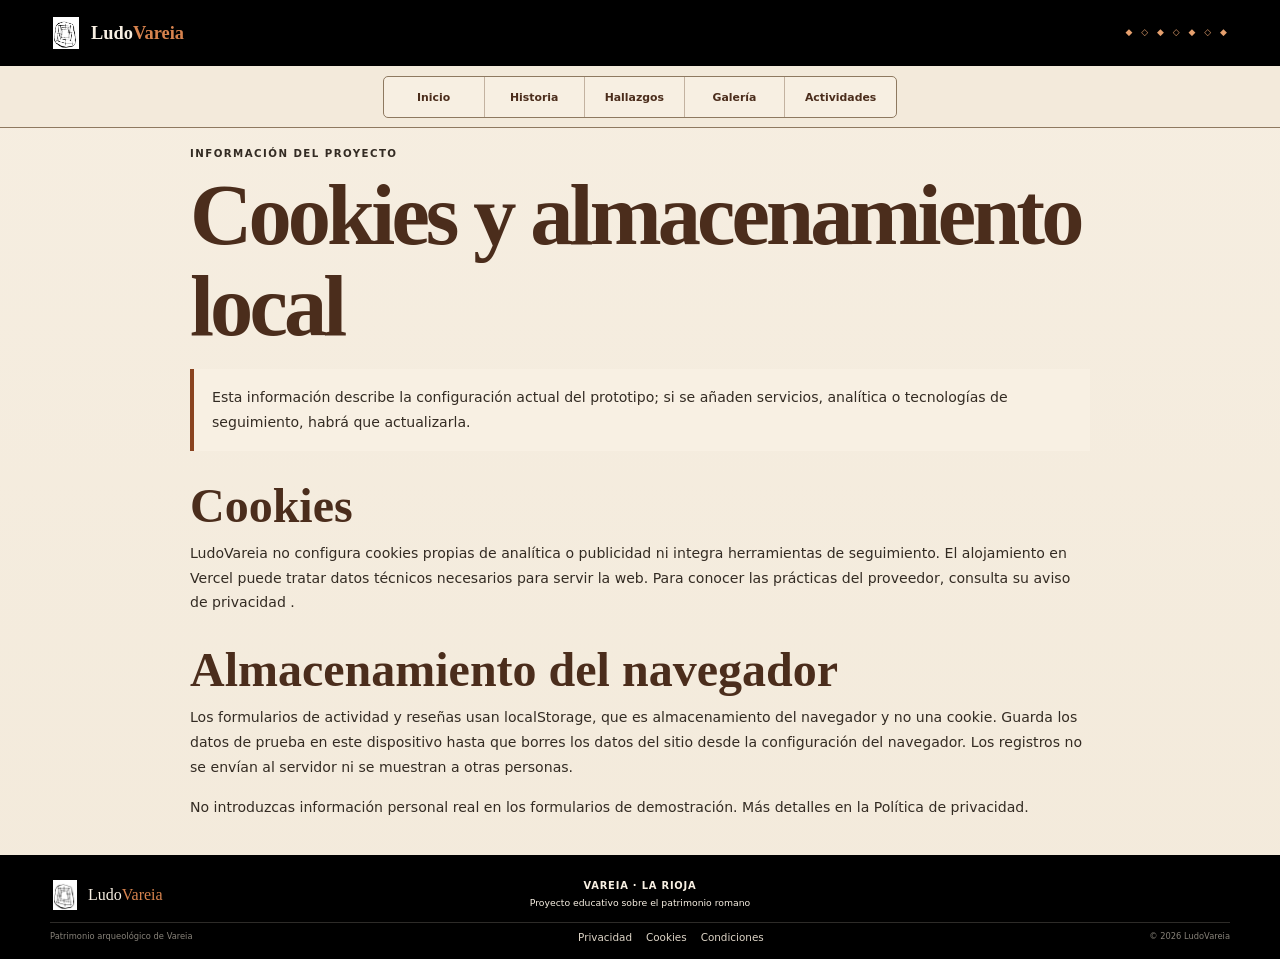
<file: html/cookies.html>
<!doctype html>
<html lang="es">
  <head>
    <meta charset="UTF-8" />
    <meta name="viewport" content="width=device-width, initial-scale=1.0" />
    <meta name="robots" content="index,follow" />
    <meta
      name="description"
      content="Información sobre cookies, almacenamiento local y servicios externos en LudoVareia."
    />
    <link rel="canonical" href="https://ludovareia.vercel.app/html/cookies.html" />
    <meta property="og:type" content="website" />
    <meta property="og:locale" content="es_ES" />
    <meta property="og:site_name" content="LudoVareia" />
    <meta property="og:title" content="Cookies | LudoVareia" />
    <meta property="og:description" content="Información sobre cookies, almacenamiento local y servicios externos en LudoVareia." />
    <meta property="og:url" content="https://ludovareia.vercel.app/html/cookies.html" />
    <meta property="og:image" content="https://ludovareia.vercel.app/img/vareiaStart.png" />
    <meta name="twitter:card" content="summary_large_image" />
    <meta name="twitter:title" content="Cookies | LudoVareia" />
    <meta name="twitter:description" content="Información sobre cookies, almacenamiento local y servicios externos en LudoVareia." />
    <meta name="twitter:image" content="https://ludovareia.vercel.app/img/vareiaStart.png" />
    <title>Cookies | LudoVareia</title>
    <link rel="stylesheet" href="../css/General/style.css" />
  </head>
  <body>
    <a class="skip-link" href="#contenido">Saltar al contenido principal</a>
    <header class="site-header">
      <div class="container site-header__inner">
        <a href="../index.html" class="site-header__brand" aria-label="LudoVareia - Inicio">
          <img src="../img/logo.png" alt="" class="site-header__logo" />
          <span class="site-header__name">Ludo<span class="text-orange">Vareia</span></span>
        </a>
        <div class="site-header__decoration" aria-hidden="true">◆ ◇ ◆ ◇ ◆ ◇ ◆</div>
      </div>
    </header>
    <nav class="navbar" aria-label="Navegación principal">
      <div class="container navbar__inner">
        <div class="navbar__links">
          <a href="../index.html" class="navbar__link">Inicio</a>
          <a href="historia.html" class="navbar__link">Historia</a>
          <a href="hallazgos.html" class="navbar__link">Hallazgos</a>
          <a href="galeria.html" class="navbar__link">Galería</a>
          <a href="actividades.html" class="navbar__link">Actividades</a>
        </div>
      </div>
    </nav>
    <main id="contenido" tabindex="-1" class="section">
      <article class="container legal-page">
        <p class="eyebrow">Información del proyecto</p>
        <h1>Cookies y almacenamiento local</h1>
        <p class="legal-page__notice">
          Esta información describe la configuración actual del prototipo; si se añaden
          servicios, analítica o tecnologías de seguimiento, habrá que actualizarla.
        </p>

        <h2>Cookies</h2>
        <p>
          LudoVareia no configura cookies propias de analítica o publicidad ni integra
          herramientas de seguimiento. El alojamiento en Vercel puede tratar datos técnicos
          necesarios para servir la web. Para conocer las prácticas del proveedor, consulta su
          <a href="https://vercel.com/legal/privacy-notice" target="_blank" rel="noopener noreferrer">
            aviso de privacidad
          </a>.
        </p>

        <h2>Almacenamiento del navegador</h2>
        <p>
          Los formularios de actividad y reseñas usan localStorage, que es almacenamiento del
          navegador y no una cookie. Guarda los datos de prueba en este dispositivo hasta que
          borres los datos del sitio desde la configuración del navegador. Los registros no se
          envían al servidor ni se muestran a otras personas.
        </p>
        <p>
          No introduzcas información personal real en los formularios de demostración. Más
          detalles en la <a href="privacidad.html">Política de privacidad</a>.
        </p>
      </article>
    </main>
    <footer class="footer">
      <div class="container">
        <div class="footer__top">
          <div class="footer__brand">
            <img src="../img/logo.png" alt="" class="brand-logo" />
            <span>Ludo<span class="text-orange">Vareia</span></span>
          </div>
          <div class="footer__info">
            <span>VAREIA · LA RIOJA</span>
            <span>Proyecto educativo sobre el patrimonio romano</span>
          </div>
        </div>
        <div class="footer__bottom">
          <span>Patrimonio arqueológico de Vareia</span>
          <nav class="footer__nav" aria-label="Información legal">
            <a href="privacidad.html">Privacidad</a>
            <a href="cookies.html" aria-current="page">Cookies</a>
            <a href="condiciones.html">Condiciones</a>
          </nav>
          <span>© 2026 LudoVareia</span>
        </div>
      </div>
    </footer>
  </body>
</html>
</file>
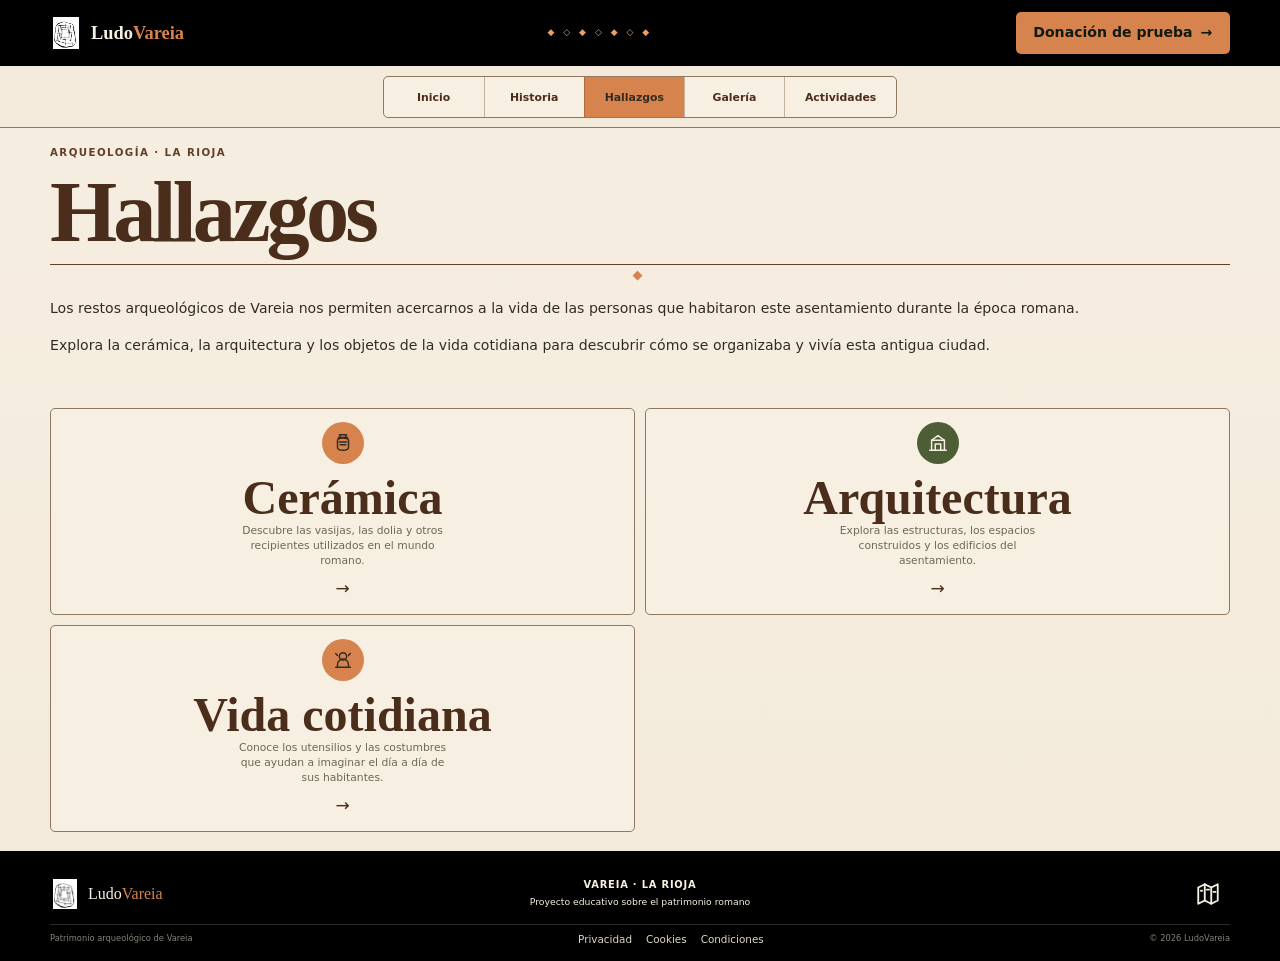
<file: html/hallazgos.html>
<!doctype html>
<html lang="es">
  <head>
    <meta charset="UTF-8" />

    <meta name="author" content="Oscar Martin Aguado" />
    <meta name="robots" content="index, follow" />

    <meta name="viewport" content="width=device-width, initial-scale=1.0" />

    <meta
      name="description"
      content="Explora los hallazgos arqueológicos y la vida cotidiana de la antigua Vareia romana."
    />
    <link
      rel="canonical"
      href="https://ludovareia.vercel.app/html/hallazgos.html"
    />
    <meta property="og:type" content="website" />
    <meta property="og:locale" content="es_ES" />
    <meta property="og:site_name" content="LudoVareia" />
    <meta property="og:title" content="Hallazgos | LudoVareia" />
    <meta
      property="og:description"
      content="Explora los hallazgos arqueológicos y la vida cotidiana de la antigua Vareia romana."
    />
    <meta
      property="og:url"
      content="https://ludovareia.vercel.app/html/hallazgos.html"
    />
    <meta
      property="og:image"
      content="https://ludovareia.vercel.app/img/vareiaStart.png"
    />
    <meta
      property="og:image:alt"
      content="Reconstrucción del antiguo asentamiento romano de Vareia"
    />
    <meta name="twitter:card" content="summary_large_image" />
    <meta name="twitter:title" content="Hallazgos | LudoVareia" />
    <meta
      name="twitter:description"
      content="Explora los hallazgos arqueológicos y la vida cotidiana de la antigua Vareia romana."
    />
    <meta
      name="twitter:image"
      content="https://ludovareia.vercel.app/img/vareiaStart.png"
    />

    <title>Hallazgos | LudoVareia</title>
    <link rel="stylesheet" href="../css/General/style.css" />

    <script src="../js/General/mapa.js" defer></script>
    <script src="../js/General/donacion.js" defer></script>
  </head>

  <body>
    <a class="skip-link" href="#contenido">Saltar al contenido principal</a>
    <!-- =====================================================
       HEADER
       ===================================================== -->

    <header class="site-header">
      <div class="container site-header__inner">
        <a
          href="../index.html"
          class="site-header__brand"
          aria-label="LudoVareia - Inicio"
        >
          <img src="../img/logo.png" alt="" class="site-header__logo" />
          <span class="site-header__name"
            >Ludo<span class="text-orange">Vareia</span></span
          >
        </a>
        <div class="site-header__decoration" aria-hidden="true">
          ◆ ◇ ◆ ◇ ◆ ◇ ◆
        </div>

        <button
          type="button"
          id="donate-button"
          class="site-header__donate"
          aria-haspopup="dialog"
          aria-controls="donate-popup"
        >
          <span>Donación de prueba</span>
          <span aria-hidden="true">→</span>
        </button>
      </div>
    </header>

    <!-- =====================================================
   NAVBAR
   ===================================================== -->

    <nav class="navbar" aria-label="Navegación principal">
      <div class="container navbar__inner">
        <div class="navbar__links">
          <a href="../index.html" class="navbar__link">Inicio</a>
          <a href="historia.html" class="navbar__link">Historia</a>
          <span class="navbar__link is-active" aria-current="page"
            >Hallazgos</span
          >
          <a href="galeria.html" class="navbar__link">Galería</a>
          <a href="actividades.html" class="navbar__link"> Actividades </a>
        </div>
      </div>
    </nav>

    <!-- =====================================================
       MAIN
       ===================================================== -->

    <main id="contenido" tabindex="-1">
      <section class="section">
        <div class="container">
          <p class="eyebrow">Arqueología · La Rioja</p>
          <h1>Hallazgos</h1>
          <div class="hero__ornament" aria-hidden="true">◆</div>

          <p>
            Los restos arqueológicos de Vareia nos permiten acercarnos a la vida
            de las personas que habitaron este asentamiento durante la época
            romana.
          </p>

          <p>
            Explora la cerámica, la arquitectura y los objetos de la vida
            cotidiana para descubrir cómo se organizaba y vivía esta antigua
            ciudad.
          </p>
        </div>
      </section>

      <section class="section">
        <div class="container">
          <div class="grid grid-2">
            <a href="ceramica.html" class="feature-card">
              <div class="feature-card__icon" aria-hidden="true">
                <svg viewBox="0 0 24 24" aria-hidden="true">
                  <path d="M8 3h8" />
                  <path d="M9 3v3M15 3v3" />
                  <path d="M7 6h10" />
                  <path
                    d="M6 9c0-1.5 2-2.5 6-2.5s6 1 6 2.5v8c0 2-2 3-6 3s-6-1-6-3z"
                  />
                  <path d="M8 11h8M9 14h6" />
                </svg>
              </div>
              <h2>Cerámica</h2>
              <p>
                Descubre las vasijas, las dolia y otros recipientes utilizados
                en el mundo romano.
              </p>
              <span class="feature-card__arrow" aria-hidden="true">→</span>
            </a>

            <a href="arquitectura.html" class="feature-card">
              <div class="feature-card__icon" aria-hidden="true">
                <svg viewBox="0 0 24 24">
                  <path d="M3 20h18 M5 20V9l7-5 7 5v11" />
                  <path d="M9 20v-7h6v7 M5 9h14" />
                </svg>
              </div>
              <h2>Arquitectura</h2>
              <p>
                Explora las estructuras, los espacios construidos y los
                edificios del asentamiento.
              </p>
              <span class="feature-card__arrow" aria-hidden="true">→</span>
            </a>

            <a href="vidaCotidiana.html" class="feature-card">
              <div class="feature-card__icon" aria-hidden="true">
                <svg viewBox="0 0 24 24">
                  <path d="M4 20h16 M6 20v-3a6 6 0 0 1 12 0v3" />
                  <circle cx="12" cy="8" r="4" />
                  <path d="M4 5l2 2 M20 5l-2 2" />
                </svg>
              </div>
              <h2>Vida cotidiana</h2>
              <p>
                Conoce los utensilios y las costumbres que ayudan a imaginar el
                día a día de sus habitantes.
              </p>
              <span class="feature-card__arrow" aria-hidden="true">→</span>
            </a>
          </div>
        </div>
      </section>
    </main>

    <!-- FONDO OSCURO -->
    <div class="donate-overlay" hidden></div>

    <!-- POPUP DE DONACIÓN -->
    <section
      class="donate-popup"
      id="donate-popup"
      role="dialog"
      aria-modal="true"
      aria-labelledby="donate-title"
      aria-describedby="donate-description"
      tabindex="-1"
      hidden
    >
      <button
        type="button"
        class="donate-popup__close"
        aria-label="Cerrar ventana"
        data-donate-close
      >
        ×
      </button>

      <div class="donate-popup__header">
        <span class="donate-popup__eyebrow">
          LUDOVAREIA · PATRIMONIO ROMANO
        </span>

        <div class="donate-popup__ornament" aria-hidden="true">◆</div>

        <h2 id="donate-title">Demostración de donación</h2>

        <p id="donate-description">
          Este prototipo no acepta donaciones. Puedes probar la interfaz, pero
          no se realizará ningún cobro ni se enviarán datos.
        </p>
      </div>

      <form id="donation-form">
        <fieldset class="donate-amounts">
          <legend>Selecciona un importe de prueba</legend>

          <div class="donate-amounts__grid">
            <button
              type="button"
              class="donate-amount"
              data-amount="1"
              aria-pressed="false"
            >
              1 €
            </button>

            <button
              type="button"
              class="donate-amount is-selected"
              data-amount="5"
              aria-pressed="true"
            >
              5 €
            </button>

            <button
              type="button"
              class="donate-amount"
              data-amount="15"
              aria-pressed="false"
            >
              15 €
            </button>

            <button
              type="button"
              class="donate-amount"
              data-amount="30"
              aria-pressed="false"
            >
              30 €
            </button>
          </div>
        </fieldset>

        <div class="donate-custom">
          <label for="donation-amount">
            O introduce otro importe de prueba (€)
          </label>

          <input
            type="number"
            id="donation-amount"
            min="1"
            max="50"
            step="0.01"
            placeholder="Ej. 15"
            inputmode="decimal"
          />

          <p class="donate-custom__help">
            Puedes elegir cualquier cantidad entre 1 € y 50 €.
          </p>
        </div>

        <div class="donate-summary">
          <span>Importe de prueba</span>
          <strong id="donation-summary" aria-live="polite" aria-atomic="true"
            >5,00 €</strong
          >
        </div>

        <button type="submit" class="donate-submit">
          Finalizar demostración
          <span aria-hidden="true">→</span>
        </button>

        <p class="donate-popup__note">No se realizará ningún cobro.</p>
      </form>
    </section>

    <!-- POPUP DE AGRADECIMIENTO -->
    <section
      class="donate-popup donate-popup--thank-you"
      id="donate-thank-you"
      role="dialog"
      aria-modal="true"
      aria-labelledby="thank-you-title"
      tabindex="-1"
      hidden
    >
      <button
        type="button"
        class="donate-popup__close"
        aria-label="Cerrar ventana"
        data-donate-close
      >
        ×
      </button>

      <div class="donate-thank-you__icon" aria-hidden="true">✓</div>

      <span class="donate-popup__eyebrow"> LUDOVAREIA · GRACIAS </span>

      <h2 id="thank-you-title">Demostración completada</h2>

      <p>No se ha realizado ningún cobro ni se ha enviado información.</p>

      <p id="thank-you-amount" class="donate-thank-you__amount"></p>

      <p class="donate-thank-you__disclaimer">
        Esta es una demostración del formulario. No se ha realizado ningún
        cobro.
      </p>

      <button type="button" class="donate-submit" data-donate-close>
        Volver a LudoVareia
      </button>
    </section>

    <!-- =====================================================
       FOOTER
       ===================================================== -->

    <footer class="footer">
      <div class="container">
        <div class="footer__top">
          <!-- MARCA -->

          <div class="footer__brand">
            <img src="../img/logo.png" alt="LudoVareia" class="brand-logo" />

            <span> Ludo<span class="text-orange">Vareia</span> </span>
          </div>

          <!-- INFORMACIÓN -->

          <div class="footer__info">
            <span>VAREIA · LA RIOJA</span>
            <span>Proyecto educativo sobre el patrimonio romano</span>
          </div>

          <!-- ICONOS -->

          <div class="footer__icons" aria-label="Información del proyecto">
            <button
              type="button"
              id="open-map"
              aria-label="Abrir plano de Vareia"
              aria-haspopup="dialog"
              aria-controls="map-modal"
            >
              <svg viewBox="0 0 24 24" aria-hidden="true">
                <path d="m3 6 6-3 6 3 6-3v15l-6 3-6-3-6 3z" />
                <path d="M9 3v15M15 6v15" />
                <path d="M5.5 9h1M11 8h2M17 10h2" />
              </svg>
            </button>
          </div>
        </div>

        <!-- PIE -->

        <div class="footer__bottom">
          <span>Patrimonio arqueológico de Vareia</span>
          <nav class="footer__nav" aria-label="Información legal">
            <a href="privacidad.html">Privacidad</a>
            <a href="cookies.html">Cookies</a>
            <a href="condiciones.html">Condiciones</a>
          </nav>
          <span>© 2026 LudoVareia</span>
        </div>
      </div>
    </footer>

    <!-- POPUP DEL PLANO DE VAREIA -->
    <div
      class="map-modal"
      id="map-modal"
      role="dialog"
      aria-modal="true"
      aria-labelledby="map-modal-title"
      hidden
    >
      <div class="map-modal__backdrop" data-map-close></div>

      <section class="map-modal__panel">
        <button
          type="button"
          class="map-modal__close"
          aria-label="Cerrar plano"
          data-map-close
        >
          ×
        </button>

        <p class="eyebrow">Vareia · La Rioja</p>
        <h2 id="map-modal-title">La antigua ciudad romana</h2>

        <p class="map-modal__description">
          Plano de reconstrucción de Vareia. Descubre cómo pudo ser el
          asentamiento en época romana.
        </p>

        <div class="map-modal__image-container">
          <img
            src="../img/plano-vareia.png"
            alt="Plano de reconstrucción de la antigua ciudad romana de Vareia"
            class="map-modal__image"
          />
        </div>

        <p class="map-modal__note">Plano ilustrativo de la antigua Vareia.</p>
      </section>
    </div>
  </body>
</html>
</file>
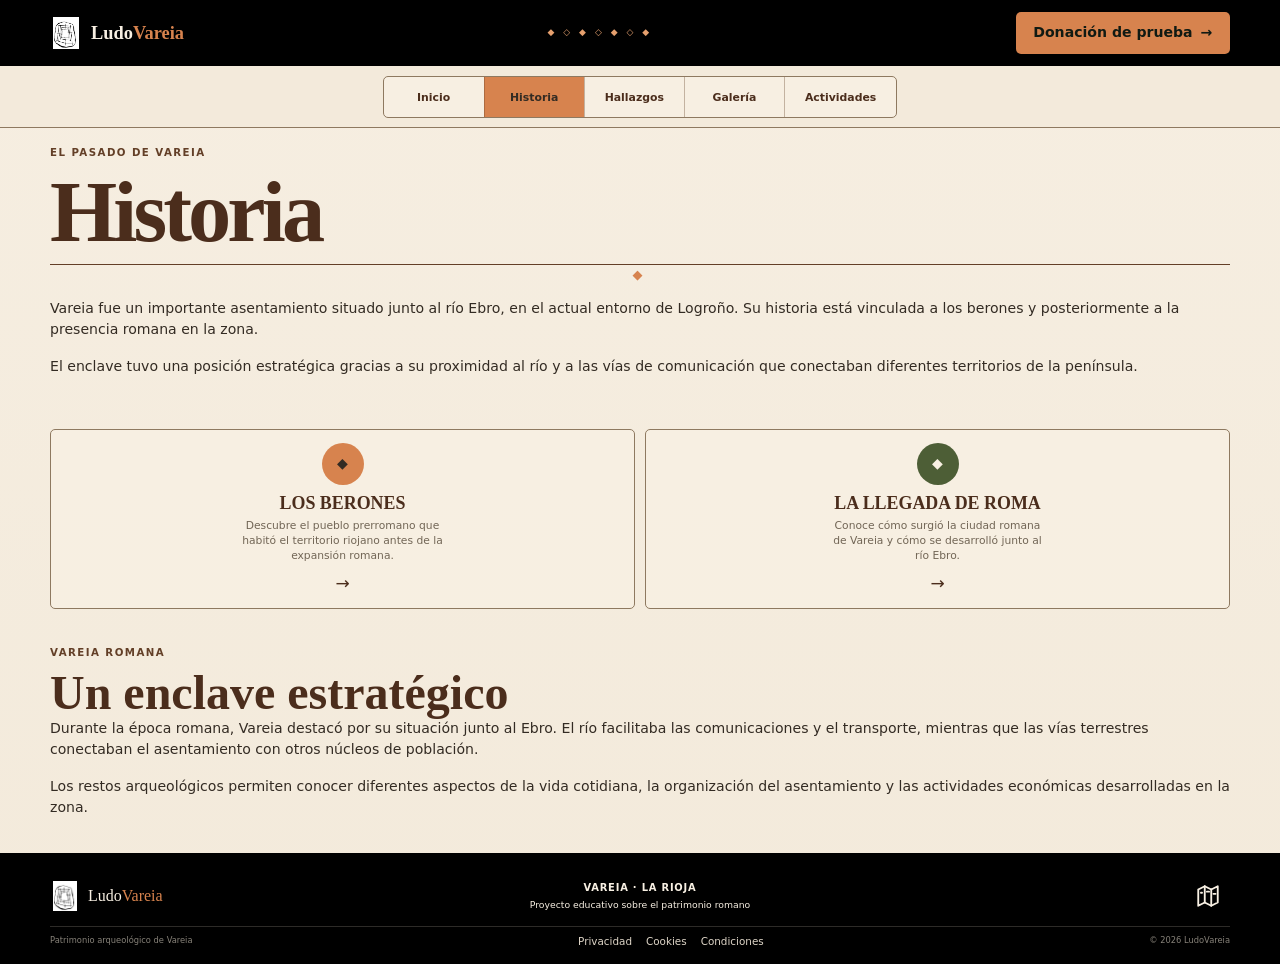
<file: html/historia.html>
<!doctype html>
<html lang="es">
  <head>
    <meta charset="UTF-8" />

    <meta name="author" content="Oscar Martin Aguado" />
    <meta name="robots" content="index, follow" />

    <meta name="viewport" content="width=device-width, initial-scale=1.0" />

    <meta
      name="description"
      content="Historia de Vareia, el antiguo asentamiento romano de La Rioja."
    />
    <link
      rel="canonical"
      href="https://ludovareia.vercel.app/html/historia.html"
    />
    <meta property="og:type" content="website" />
    <meta property="og:locale" content="es_ES" />
    <meta property="og:site_name" content="LudoVareia" />
    <meta property="og:title" content="Historia | LudoVareia" />
    <meta
      property="og:description"
      content="Historia de Vareia, el antiguo asentamiento romano de La Rioja."
    />
    <meta
      property="og:url"
      content="https://ludovareia.vercel.app/html/historia.html"
    />
    <meta
      property="og:image"
      content="https://ludovareia.vercel.app/img/vareiaStart.png"
    />
    <meta
      property="og:image:alt"
      content="Reconstrucción del antiguo asentamiento romano de Vareia"
    />
    <meta name="twitter:card" content="summary_large_image" />
    <meta name="twitter:title" content="Historia | LudoVareia" />
    <meta
      name="twitter:description"
      content="Historia de Vareia, el antiguo asentamiento romano de La Rioja."
    />
    <meta
      name="twitter:image"
      content="https://ludovareia.vercel.app/img/vareiaStart.png"
    />

    <meta
      name="keywords"
      content="historia de la ciudad romana vareia, origen de vareia, desarrollo de vareia, decadencia de vareia"
    />

    <title>Historia | LudoVareia</title>

    <link rel="stylesheet" href="../css/General/style.css" />

    <script src="../js/Historia/historia.js" defer></script>
    <script src="../js/General/mapa.js" defer></script>
    <script src="../js/General/donacion.js" defer></script>
  </head>

  <body>
    <a class="skip-link" href="#contenido">Saltar al contenido principal</a>
    <!-- =====================================================
       HEADER
       ===================================================== -->

    <header class="site-header">
      <div class="container site-header__inner">
        <a
          href="../index.html"
          class="site-header__brand"
          aria-label="LudoVareia - Inicio"
        >
          <img
            src="../img/logo.png"
            alt="LudoVareia"
            class="site-header__logo"
          />

          <span class="site-header__name">
            Ludo<span class="text-orange">Vareia</span>
          </span>
        </a>

        <div class="site-header__decoration" aria-hidden="true">
          ◆ ◇ ◆ ◇ ◆ ◇ ◆
        </div>

        <button
          type="button"
          id="donate-button"
          class="site-header__donate"
          aria-haspopup="dialog"
          aria-controls="donate-popup"
        >
          <span>Donación de prueba</span>
          <span aria-hidden="true">→</span>
        </button>
      </div>
    </header>

    <!-- =====================================================
   NAVBAR
   ===================================================== -->

    <nav class="navbar" aria-label="Navegación principal">
      <div class="container navbar__inner">
        <div class="navbar__links">
          <a href="../index.html" class="navbar__link"> Inicio </a>

          <span class="navbar__link is-active" aria-current="page"
            >Historia</span
          >

          <a href="hallazgos.html" class="navbar__link"> Hallazgos </a>

          <a href="galeria.html" class="navbar__link"> Galería </a>

          <a href="actividades.html" class="navbar__link"> Actividades </a>
        </div>
      </div>
    </nav>

    <!-- =====================================================
       MAIN
       ===================================================== -->

    <main id="contenido" tabindex="-1">
      <section class="section">
        <div class="container">
          <p class="eyebrow">El pasado de Vareia</p>

          <h1>Historia</h1>

          <div class="hero__ornament" aria-hidden="true">◆</div>

          <p>
            Vareia fue un importante asentamiento situado junto al río Ebro, en
            el actual entorno de Logroño. Su historia está vinculada a los
            berones y posteriormente a la presencia romana en la zona.
          </p>

          <p>
            El enclave tuvo una posición estratégica gracias a su proximidad al
            río y a las vías de comunicación que conectaban diferentes
            territorios de la península.
          </p>
        </div>
      </section>

      <!-- ===================================================
         ORIGEN
         =================================================== -->

      <section class="section">
        <div class="container">
          <div class="grid grid-2">
            <!-- LOS BERONES -->
            <button
              type="button"
              class="feature-card history-card"
              data-dialog-open="berones-dialog"
              aria-haspopup="dialog"
            >
              <div class="feature-card__icon">◆</div>

              <h3>Los berones</h3>

              <p>
                Descubre el pueblo prerromano que habitó el territorio riojano
                antes de la expansión romana.
              </p>

              <span class="feature-card__arrow" aria-hidden="true"> → </span>
            </button>

            <!-- LLEGADA DE ROMA -->

            <button
              type="button"
              class="feature-card history-card"
              data-dialog-open="roma-dialog"
              aria-haspopup="dialog"
            >
              <div class="feature-card__icon">◆</div>

              <h3>La llegada de Roma</h3>

              <p>
                Conoce cómo surgió la ciudad romana de Vareia y cómo se
                desarrolló junto al río Ebro.
              </p>

              <span class="feature-card__arrow" aria-hidden="true"> → </span>
            </button>

            <!--
            <article class="feature-card">
              <h2>Los berones</h2>

              <p>
                Antes de la llegada de Roma, el territorio estaba habitado por
                los berones, un pueblo de origen celtibérico relacionado con el
                valle del Ebro.
              </p>
            </article>

            <article class="feature-card">
              <h2>La llegada de Roma</h2>

              <p>
                La expansión romana transformó el asentamiento y convirtió
                Vareia en un punto relevante dentro de las comunicaciones de la
                región.
              </p>
            </article>
            -->
          </div>
        </div>
      </section>

      <!-- ===================================================
         VAREIA ROMANA
         =================================================== -->

      <section class="section">
        <div class="container">
          <p class="eyebrow">Vareia romana</p>

          <h2>Un enclave estratégico</h2>

          <p>
            Durante la época romana, Vareia destacó por su situación junto al
            Ebro. El río facilitaba las comunicaciones y el transporte, mientras
            que las vías terrestres conectaban el asentamiento con otros núcleos
            de población.
          </p>

          <p>
            Los restos arqueológicos permiten conocer diferentes aspectos de la
            vida cotidiana, la organización del asentamiento y las actividades
            económicas desarrolladas en la zona.
          </p>
        </div>
      </section>
    </main>

    <!-- =====================================================
     POPUP HISTÓRICO: LOS BERONES
     ===================================================== -->

    <dialog class="history-dialog" id="berones-dialog">
      <div class="history-dialog__panel">
        <form method="dialog">
          <button class="history-dialog__close" aria-label="Cerrar ventana">
            ×
          </button>
        </form>

        <p class="eyebrow">Antes de Roma · La Rioja</p>

        <h2>Los berones</h2>

        <div class="history-dialog__content">
          <h3>Un pueblo prerromano</h3>

          <p>
            Los berones fueron un pueblo de origen celtibérico que habitó el
            valle medio del Ebro y buena parte del territorio de la actual
            comunidad de La Rioja.
          </p>

          <p>
            Su economía estaba basada principalmente en la agricultura y la
            ganadería, aunque también desarrollaron actividades artesanales y
            comerciales.
          </p>

          <h3>Organización y asentamientos</h3>

          <p>
            Los berones habitaban diferentes poblados y asentamientos
            fortificados, situados frecuentemente en lugares elevados que
            facilitaban la defensa y el control del territorio.
          </p>

          <p>
            Entre los yacimientos relacionados con este pueblo destaca La
            Custodia, situado en Viana (Navarra), donde se han documentado
            restos de viviendas, murallas, calles y espacios artesanales.
          </p>

          <h3>El conflicto con Roma</h3>

          <p>
            Durante el siglo I a. C., la expansión romana transformó
            profundamente el territorio. En el año 76 a. C., durante las guerras
            sertorianas, las fuentes antiguas mencionan un ataque de Sertorio
            contra un importante asentamiento berón.
          </p>

          <p>
            La conquista romana supuso una progresiva transformación política,
            económica y cultural de las comunidades indígenas.
          </p>
        </div>
      </div>
    </dialog>

    <!-- =====================================================
     POPUP HISTÓRICO: VAREIA ROMANA
     ===================================================== -->

    <dialog class="history-dialog" id="roma-dialog">
      <div class="history-dialog__panel">
        <form method="dialog">
          <button class="history-dialog__close" aria-label="Cerrar ventana">
            ×
          </button>
        </form>

        <p class="eyebrow">Época romana · Varea</p>

        <h2>La llegada de Roma</h2>

        <div class="history-dialog__content">
          <h3>El nacimiento de la ciudad romana</h3>

          <p>
            La presencia romana dio lugar al desarrollo de Vareia, una ciudad
            situada en el actual barrio logroñés de Varea, junto a la
            desembocadura del río Iregua en el Ebro.
          </p>

          <p>
            Su origen está relacionado con un campamento militar de una unidad
            de la Legio IIII Macedonica. Tras la marcha de las tropas durante el
            siglo I, el asentamiento fue desarrollándose como un núcleo urbano
            civil.
          </p>

          <h3>Una situación estratégica</h3>

          <p>
            La ubicación de Vareia resultaba especialmente favorable. Su
            proximidad al Ebro permitía aprovechar las comunicaciones fluviales
            y participar en el transporte de mercancías.
          </p>

          <p>
            También estaba conectada con diferentes vías terrestres romanas, que
            facilitaban las relaciones comerciales y la comunicación con otros
            asentamientos de la península.
          </p>

          <h3>La vida en la ciudad</h3>

          <p>
            Vareia llegó a contar con calles organizadas, viviendas, espacios
            públicos y zonas destinadas a diferentes actividades económicas.
          </p>

          <p>
            Uno de sus elementos más destacados fue el sistema de abastecimiento
            de agua, que incluía un canal subterráneo de aproximadamente 1.100
            metros.
          </p>

          <p>
            También se han documentado unas termas romanas, donde los habitantes
            podían bañarse y disfrutar de diferentes espacios destinados al
            cuidado personal y a la vida social.
          </p>

          <h3>El desarrollo económico</h3>

          <p>
            La actividad artesanal tuvo importancia en la ciudad. Las
            excavaciones han permitido identificar zonas relacionadas con la
            producción cerámica y el trabajo de la piedra.
          </p>

          <p>
            Destaca especialmente la existencia de un taller de cantería o
            taller lapidario, donde se elaboraban elementos de piedra e
            inscripciones funerarias.
          </p>

          <h3>La evolución de Vareia</h3>

          <p>
            La ciudad experimentó su mayor expansión durante los siglos I, II y
            III d. C. Sin embargo, durante la Antigüedad tardía su superficie
            urbana fue reduciéndose progresivamente.
          </p>

          <p>
            Los restos arqueológicos muestran que el asentamiento mantuvo
            actividad durante varios siglos, llegando hasta el siglo V d. C.
          </p>
        </div>
      </div>
    </dialog>

    <!-- FONDO OSCURO -->
    <div class="donate-overlay" hidden></div>

    <!-- POPUP DE DONACIÓN -->
    <section
      class="donate-popup"
      id="donate-popup"
      role="dialog"
      aria-modal="true"
      aria-labelledby="donate-title"
      aria-describedby="donate-description"
      tabindex="-1"
      hidden
    >
      <button
        type="button"
        class="donate-popup__close"
        aria-label="Cerrar ventana"
        data-donate-close
      >
        ×
      </button>

      <div class="donate-popup__header">
        <span class="donate-popup__eyebrow">
          LUDOVAREIA · PATRIMONIO ROMANO
        </span>

        <div class="donate-popup__ornament" aria-hidden="true">◆</div>

        <h2 id="donate-title">Demostración de donación</h2>

        <p id="donate-description">
          Este prototipo no acepta donaciones. Puedes probar la interfaz, pero
          no se realizará ningún cobro ni se enviarán datos.
        </p>
      </div>

      <form id="donation-form">
        <fieldset class="donate-amounts">
          <legend>Selecciona un importe de prueba</legend>

          <div class="donate-amounts__grid">
            <button
              type="button"
              class="donate-amount"
              data-amount="1"
              aria-pressed="false"
            >
              1 €
            </button>

            <button
              type="button"
              class="donate-amount is-selected"
              data-amount="5"
              aria-pressed="true"
            >
              5 €
            </button>

            <button
              type="button"
              class="donate-amount"
              data-amount="15"
              aria-pressed="false"
            >
              15 €
            </button>

            <button
              type="button"
              class="donate-amount"
              data-amount="30"
              aria-pressed="false"
            >
              30 €
            </button>
          </div>
        </fieldset>

        <div class="donate-custom">
          <label for="donation-amount">
            O introduce otro importe de prueba (€)
          </label>

          <input
            type="number"
            id="donation-amount"
            min="1"
            max="50"
            step="0.01"
            placeholder="Ej. 15"
            inputmode="decimal"
          />

          <p class="donate-custom__help">
            Puedes elegir cualquier cantidad entre 1 € y 50 €.
          </p>
        </div>

        <div class="donate-summary">
          <span>Importe de prueba</span>
          <strong id="donation-summary" aria-live="polite" aria-atomic="true"
            >5,00 €</strong
          >
        </div>

        <button type="submit" class="donate-submit">
          Finalizar demostración
          <span aria-hidden="true">→</span>
        </button>

        <p class="donate-popup__note">No se realizará ningún cobro.</p>
      </form>
    </section>

    <!-- POPUP DE AGRADECIMIENTO -->
    <section
      class="donate-popup donate-popup--thank-you"
      id="donate-thank-you"
      role="dialog"
      aria-modal="true"
      aria-labelledby="thank-you-title"
      tabindex="-1"
      hidden
    >
      <button
        type="button"
        class="donate-popup__close"
        aria-label="Cerrar ventana"
        data-donate-close
      >
        ×
      </button>

      <div class="donate-thank-you__icon" aria-hidden="true">✓</div>

      <span class="donate-popup__eyebrow"> LUDOVAREIA · GRACIAS </span>

      <h2 id="thank-you-title">Demostración completada</h2>

      <p>No se ha realizado ningún cobro ni se ha enviado información.</p>

      <p id="thank-you-amount" class="donate-thank-you__amount"></p>

      <p class="donate-thank-you__disclaimer">
        Esta es una demostración del formulario. No se ha realizado ningún
        cobro.
      </p>

      <button type="button" class="donate-submit" data-donate-close>
        Volver a LudoVareia
      </button>
    </section>

    <!-- =====================================================
       FOOTER
       ===================================================== -->

    <footer class="footer">
      <div class="container">
        <div class="footer__top">
          <!-- MARCA -->

          <div class="footer__brand">
            <img src="../img/logo.png" alt="LudoVareia" class="brand-logo" />

            <span> Ludo<span class="text-orange">Vareia</span> </span>
          </div>

          <!-- INFORMACIÓN -->

          <div class="footer__info">
            <span>VAREIA · LA RIOJA</span>
            <span>Proyecto educativo sobre el patrimonio romano</span>
          </div>

          <!-- ICONOS -->

          <div class="footer__icons" aria-label="Información del proyecto">
            <button
              type="button"
              id="open-map"
              aria-label="Abrir plano de Vareia"
              aria-haspopup="dialog"
              aria-controls="map-modal"
            >
              <svg viewBox="0 0 24 24" aria-hidden="true">
                <path d="m3 6 6-3 6 3 6-3v15l-6 3-6-3-6 3z" />
                <path d="M9 3v15M15 6v15" />
                <path d="M5.5 9h1M11 8h2M17 10h2" />
              </svg>
            </button>
          </div>
        </div>

        <!-- PIE -->

        <div class="footer__bottom">
          <span>Patrimonio arqueológico de Vareia</span>
          <nav class="footer__nav" aria-label="Información legal">
            <a href="privacidad.html">Privacidad</a>
            <a href="cookies.html">Cookies</a>
            <a href="condiciones.html">Condiciones</a>
          </nav>
          <span>© 2026 LudoVareia</span>
        </div>
      </div>
    </footer>

    <!-- POPUP DEL PLANO DE VAREIA -->
    <div
      class="map-modal"
      id="map-modal"
      role="dialog"
      aria-modal="true"
      aria-labelledby="map-modal-title"
      hidden
    >
      <div class="map-modal__backdrop" data-map-close></div>

      <section class="map-modal__panel">
        <button
          type="button"
          class="map-modal__close"
          aria-label="Cerrar plano"
          data-map-close
        >
          ×
        </button>

        <p class="eyebrow">Vareia · La Rioja</p>
        <h2 id="map-modal-title">La antigua ciudad romana</h2>

        <p class="map-modal__description">
          Plano de reconstrucción de Vareia. Descubre cómo pudo ser el
          asentamiento en época romana.
        </p>

        <div class="map-modal__image-container">
          <img
            src="../img/plano-vareia.png"
            alt="Plano de reconstrucción de la antigua ciudad romana de Vareia"
            class="map-modal__image"
          />
        </div>

        <p class="map-modal__note">Plano ilustrativo de la antigua Vareia.</p>
      </section>
    </div>
  </body>
</html>
</file>
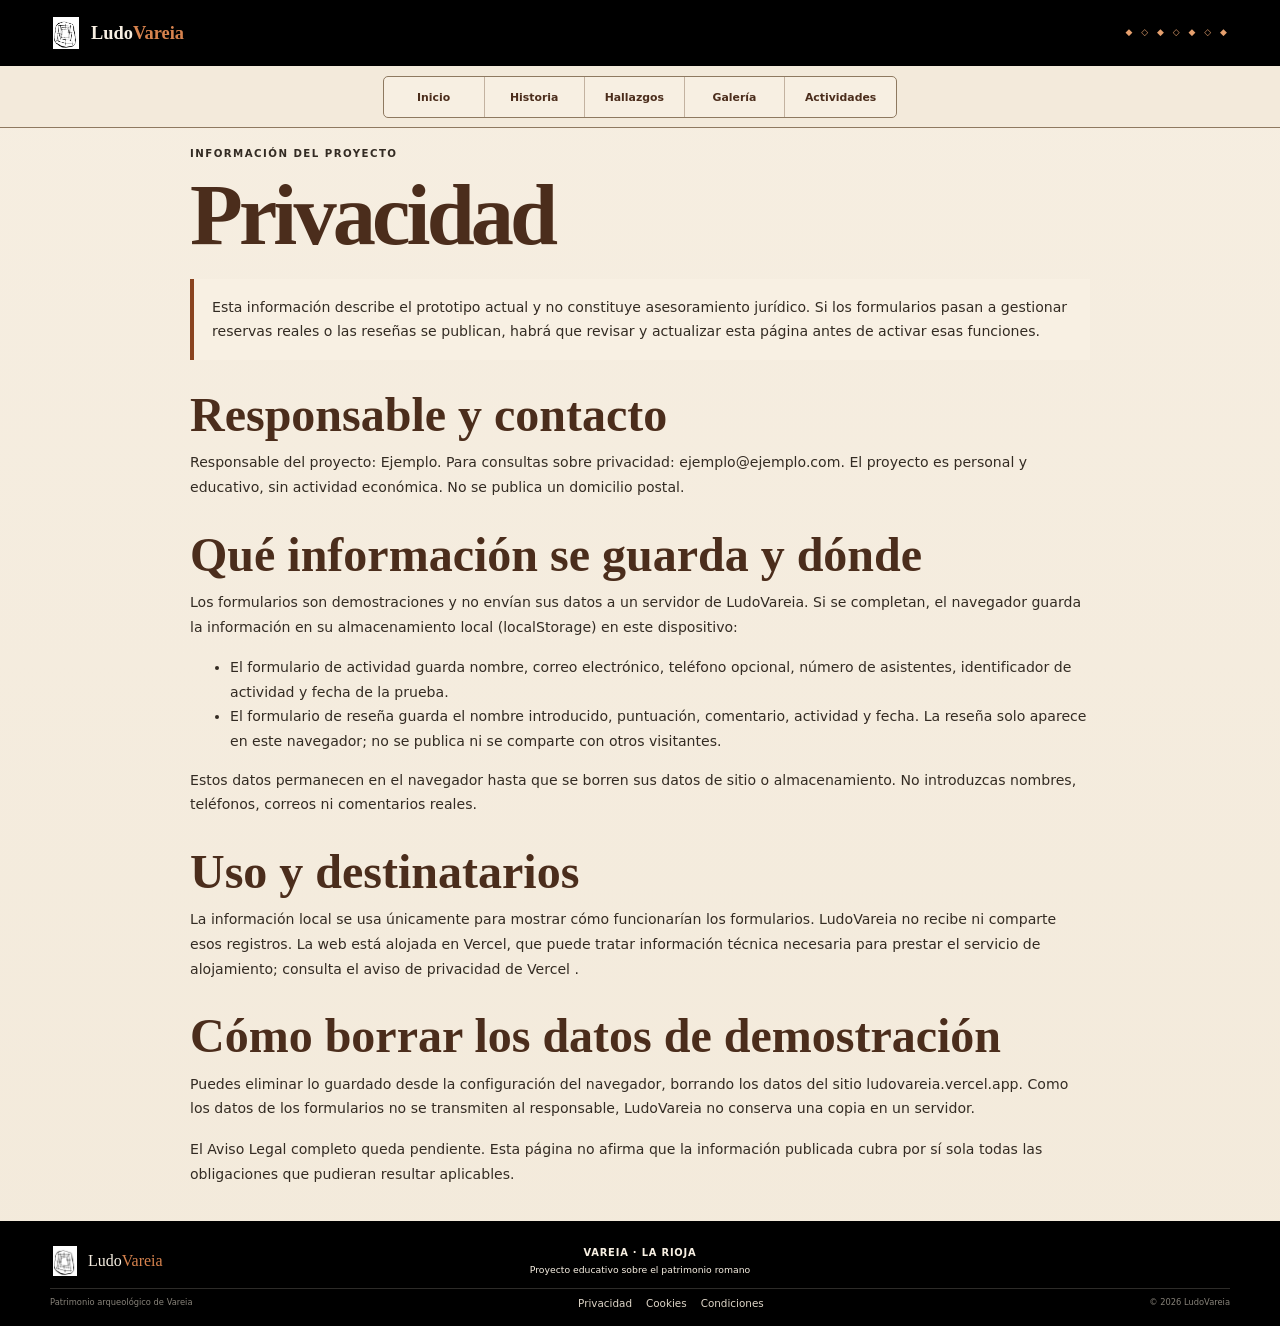
<file: html/privacidad.html>
<!doctype html>
<html lang="es">
  <head>
    <meta charset="UTF-8" />
    <meta name="viewport" content="width=device-width, initial-scale=1.0" />
    <meta name="robots" content="index,follow" />
    <meta
      name="description"
      content="Información sobre los datos que guardan localmente los formularios de demostración de LudoVareia."
    />
    <link
      rel="canonical"
      href="https://ludovareia.vercel.app/html/privacidad.html"
    />
    <meta property="og:type" content="website" />
    <meta property="og:locale" content="es_ES" />
    <meta property="og:site_name" content="LudoVareia" />
    <meta property="og:title" content="Privacidad | LudoVareia" />
    <meta
      property="og:description"
      content="Información sobre los datos que guardan localmente los formularios de demostración de LudoVareia."
    />
    <meta
      property="og:url"
      content="https://ludovareia.vercel.app/html/privacidad.html"
    />
    <meta
      property="og:image"
      content="https://ludovareia.vercel.app/img/vareiaStart.png"
    />
    <meta name="twitter:card" content="summary_large_image" />
    <meta name="twitter:title" content="Privacidad | LudoVareia" />
    <meta
      name="twitter:description"
      content="Información sobre los datos que guardan localmente los formularios de demostración de LudoVareia."
    />
    <meta
      name="twitter:image"
      content="https://ludovareia.vercel.app/img/vareiaStart.png"
    />
    <title>Privacidad | LudoVareia</title>
    <link rel="stylesheet" href="../css/General/style.css" />
  </head>
  <body>
    <a class="skip-link" href="#contenido">Saltar al contenido principal</a>
    <header class="site-header">
      <div class="container site-header__inner">
        <a
          href="../index.html"
          class="site-header__brand"
          aria-label="LudoVareia - Inicio"
        >
          <img src="../img/logo.png" alt="" class="site-header__logo" />
          <span class="site-header__name"
            >Ludo<span class="text-orange">Vareia</span></span
          >
        </a>
        <div class="site-header__decoration" aria-hidden="true">
          ◆ ◇ ◆ ◇ ◆ ◇ ◆
        </div>
      </div>
    </header>
    <nav class="navbar" aria-label="Navegación principal">
      <div class="container navbar__inner">
        <div class="navbar__links">
          <a href="../index.html" class="navbar__link">Inicio</a>
          <a href="historia.html" class="navbar__link">Historia</a>
          <a href="hallazgos.html" class="navbar__link">Hallazgos</a>
          <a href="galeria.html" class="navbar__link">Galería</a>
          <a href="actividades.html" class="navbar__link">Actividades</a>
        </div>
      </div>
    </nav>
    <main id="contenido" tabindex="-1" class="section">
      <article class="container legal-page">
        <p class="eyebrow">Información del proyecto</p>
        <h1>Privacidad</h1>
        <p class="legal-page__notice">
          Esta información describe el prototipo actual y no constituye
          asesoramiento jurídico. Si los formularios pasan a gestionar reservas
          reales o las reseñas se publican, habrá que revisar y actualizar esta
          página antes de activar esas funciones.
        </p>

        <h2>Responsable y contacto</h2>
        <p>
          Responsable del proyecto: Ejemplo. Para consultas sobre privacidad:
          ejemplo@ejemplo.com. El proyecto es personal y educativo, sin
          actividad económica. No se publica un domicilio postal.
        </p>

        <h2>Qué información se guarda y dónde</h2>
        <p>
          Los formularios son demostraciones y no envían sus datos a un servidor
          de LudoVareia. Si se completan, el navegador guarda la información en
          su almacenamiento local (localStorage) en este dispositivo:
        </p>
        <ul>
          <li>
            El formulario de actividad guarda nombre, correo electrónico,
            teléfono opcional, número de asistentes, identificador de actividad
            y fecha de la prueba.
          </li>
          <li>
            El formulario de reseña guarda el nombre introducido, puntuación,
            comentario, actividad y fecha. La reseña solo aparece en este
            navegador; no se publica ni se comparte con otros visitantes.
          </li>
        </ul>
        <p>
          Estos datos permanecen en el navegador hasta que se borren sus datos
          de sitio o almacenamiento. No introduzcas nombres, teléfonos, correos
          ni comentarios reales.
        </p>

        <h2>Uso y destinatarios</h2>
        <p>
          La información local se usa únicamente para mostrar cómo funcionarían
          los formularios. LudoVareia no recibe ni comparte esos registros. La
          web está alojada en Vercel, que puede tratar información técnica
          necesaria para prestar el servicio de alojamiento; consulta el
          <a
            href="https://vercel.com/legal/privacy-notice"
            target="_blank"
            rel="noopener noreferrer"
          >
            aviso de privacidad de Vercel </a
          >.
        </p>

        <h2>Cómo borrar los datos de demostración</h2>
        <p>
          Puedes eliminar lo guardado desde la configuración del navegador,
          borrando los datos del sitio ludovareia.vercel.app. Como los datos de
          los formularios no se transmiten al responsable, LudoVareia no
          conserva una copia en un servidor.
        </p>
        <p>
          El Aviso Legal completo queda pendiente. Esta página no afirma que la
          información publicada cubra por sí sola todas las obligaciones que
          pudieran resultar aplicables.
        </p>
      </article>
    </main>
    <footer class="footer">
      <div class="container">
        <div class="footer__top">
          <div class="footer__brand">
            <img src="../img/logo.png" alt="" class="brand-logo" />
            <span>Ludo<span class="text-orange">Vareia</span></span>
          </div>
          <div class="footer__info">
            <span>VAREIA · LA RIOJA</span>
            <span>Proyecto educativo sobre el patrimonio romano</span>
          </div>
        </div>
        <div class="footer__bottom">
          <span>Patrimonio arqueológico de Vareia</span>
          <nav class="footer__nav" aria-label="Información legal">
            <a href="privacidad.html" aria-current="page">Privacidad</a>
            <a href="cookies.html">Cookies</a>
            <a href="condiciones.html">Condiciones</a>
          </nav>
          <span>© 2026 LudoVareia</span>
        </div>
      </div>
    </footer>
  </body>
</html>
</file>
<file: css/General/style.css>
/* =========================================================
   LUDOVAREIA — SISTEMA VISUAL
   Home / estilo editorial arqueológico
   ========================================================= */

/* =========================================================
   01. VARIABLES Y SISTEMA VISUAL
   ========================================================= */

:root {
  /* VARIABLES DE COLOR */

  --color-bg: #f3eadb;
  --color-bg-soft: #eadfcd;
  --color-surface: #f8f0e3;
  --color-white: #fffaf1;

  --color-green: #4d5e36;
  --color-green-dark: #3d4c2c;
  --color-green-light: #a8c667;

  /* Verdes mas oscuros */
  --color-green2: #18271d;
  --color-green-dark2: #101a13;

  --color-brown: #633f27;
  --color-brown-dark: #4b2d1c;

  --color-orange: #d7834e;
  --color-orange-light: #e6a06e;
  --color-orange-accessible: #8a431f;
  --color-orange-focus: #8a431f;

  --color-text: #332b23;
  --color-text-soft: #716555;

  --color-border: #8e7960;
  --color-border-soft: rgba(99, 63, 39, 0.35);

  --color-disabled: #d8c8b4;

  /* Tinta oscura: texto general */
  --color-ink: #28241e;

  /* Tinta profunda: títulos */
  --color-ink-dark: #201b16;

  /* Tinta cálida: textos secundarios */
  --color-ink-soft: #51483d;

  /* Tinta neutra: texto sobre superficies claras */
  --color-ink-muted: #625747;

  /* Colores del header y footer */
  --color-header-bg: #000000;
  --color-footer-bg: #000000;

  /* TIPOGRAFÍA */

  --font-display: Georgia, "Times New Roman", serif;

  --font-body:
    Inter, ui-sans-serif, system-ui, -apple-system, BlinkMacSystemFont,
    "Segoe UI", sans-serif;

  /* TAMAÑOS */

  --fs-xs: 0.62rem;
  --fs-sm: 0.75rem;
  --fs-md: 0.88rem;
  --fs-lg: 1.1rem;
  --fs-xl: 1.5rem;
  --fs-2xl: 2.4rem;

  /* ESPACIADO */

  --space-1: 4px;
  --space-2: 8px;
  --space-3: 12px;
  --space-4: 16px;
  --space-5: 24px;
  --space-6: 32px;
  --space-7: 48px;
  --space-8: 64px;

  /* BORDES */

  --border: 1px solid var(--color-border);
  --border-soft: 1px solid var(--color-border-soft);

  --radius-sm: 4px;
  --radius-md: 6px;
  --radius-lg: 10px;

  /* SOMBRAS */

  --shadow-sm: 0 2px 8px rgba(54, 43, 30, 0.08);
  --shadow-md: 0 8px 24px rgba(54, 43, 30, 0.13);

  /* LAYOUT */

  --max-width: 1180px;
}

/* =========================================================
   02. RESET Y ESTILOS GENERALES
   ========================================================= */

/* RESET */

*,
*::before,
*::after {
  box-sizing: border-box;
}

html {
  scroll-behavior: smooth;
}

button,
input,
select,
textarea {
  font: inherit;
}

button {
  cursor: pointer;
}

/* BODY */

body {
  min-height: 100vh;
  margin: 0;

  display: flex;
  flex-direction: column;

  background: linear-gradient(180deg, #f6eee1 0%, #f3eadb 100%);

  color: var(--color-text);

  font-family: var(--font-body);
  font-size: var(--fs-md);
  line-height: 1.5;

  -webkit-font-smoothing: antialiased;
}

main {
  flex: 1;
}

/* IMÁGENES */

img {
  display: block;
  max-width: 100%;
}

/* ENLACES */

a {
  color: inherit;
  text-decoration: none;
}

/* =========================================================
   03. TIPOGRAFÍA Y ELEMENTOS COMUNES
   ========================================================= */

/* H1, H2, H3 */

h1,
h2,
h3,
h4 {
  margin: 0;

  color: var(--color-brown-dark);

  font-family: var(--font-display);
  font-weight: 600;
  line-height: 1.05;
}

h1 {
  font-size: clamp(3.5rem, 7vw, 5.4rem);
  letter-spacing: -0.045em;
}

h2 {
  font-size: clamp(2rem, 4vw, 3rem);
}

h3 {
  font-size: 1.35rem;
}

/* PÁRRAFOS */

p {
  margin: 0 0 var(--space-4);
}

/* EYEBROW */

.eyebrow {
  margin: 0 0 7px;

  color: var(--color-brown);

  font-family: var(--font-body);
  font-size: 0.64rem;
  font-weight: 700;
  letter-spacing: 0.14em;
  text-transform: uppercase;
}

.text-orange {
  color: var(--color-orange);
}

.text-green {
  color: var(--color-green);
}

/* CONTAINER */

.container {
  width: min(calc(100% - 32px), var(--max-width));

  margin-inline: auto;
}

/* BOTONES GENERALES */

.btn {
  min-height: 34px;

  padding: 9px 15px;

  display: inline-flex;
  align-items: center;
  justify-content: center;
  gap: 12px;

  border: 0;
  border-radius: 4px;

  font-size: 0.68rem;
  font-weight: 700;

  transition:
    transform 180ms ease,
    background 180ms ease;
}

.btn:hover {
  transform: translateY(-1px);
}

.btn--primary {
  background: var(--color-orange);
  color: var(--color-text);
}

.btn--primary:hover {
  background: var(--color-orange-light);
  color: var(--color-text);
}

.btn span {
  font-size: 14px;
}

/* =========================================================
   04. HEADER
   ========================================================= */

/* HEADER */

.site-header {
  background: var(--color-header-bg);
  color: var(--color-surface);

  border-top: 1px solid var(--color-header-bg);
  border-bottom: 1px solid var(--color-header-bg);
}

.site-header__inner {
  min-height: 64px;

  display: flex;
  align-items: center;
  justify-content: space-between;
}

/* MARCA */

.site-header__brand {
  display: flex;
  align-items: center;
  gap: 9px;

  color: var(--color-surface);

  font-family: var(--font-display);
  font-size: 1.15rem;
  font-weight: 600;
}

/* LOGO */

.site-header__logo {
  width: 32px;
  height: 32px;

  object-fit: contain;
}

.site-header__name {
  line-height: 1;
}

/* DECORACIÓN */

.site-header__decoration {
  color: var(--color-orange-light);

  font-size: 9px;
  letter-spacing: 3px;
  white-space: nowrap;
}

/* BOTÓN DE DONACIONES */

.site-header__donate {
  position: relative;
  border: 0;
  font: inherit;
  cursor: pointer;
  text-decoration: none;
  color: var(--color-green-dark2);
  font-weight: bold;
  padding: 0.65rem 1.1rem;
  border-radius: 5px;
  background-color: var(--color-orange);
  transition:
    background-color 0.3s ease,
    transform 0.2s ease;
  display: inline-flex;
  align-items: center;
  gap: 0.5rem;
  z-index: 10;
}

.site-header__donate:hover {
  background-color: var(--color-orange-light);
  transform: translateY(-2px);
}

/* RESPONSIVE DEL HEADER */

@media (max-width: 650px) {
  .site-header__inner {
    min-height: 58px;
    gap: 10px;
  }

  /* Ocultar decoración */
  .site-header__decoration {
    display: none;
  }

  /* Marca */
  .site-header__brand {
    gap: 6px;
    flex-shrink: 0;
    font-size: 1rem;
  }

  .site-header__logo {
    width: 27px;
    height: 27px;
  }

  /* Botón de donaciones */
  .site-header__donate {
    padding: 0.45rem 0.65rem;
    gap: 0.3rem;
    font-size: 0.68rem;
    line-height: 1.2;
  }
}

/* =========================================================
   05. DONACIONES
   ========================================================= */

/* OVERLAY */

.donate-overlay {
  position: fixed;
  inset: 0;
  background-color: rgba(16, 26, 19, 0.72);
  z-index: 999;
  backdrop-filter: blur(3px);
}

.donate-overlay[hidden] {
  display: none !important;
}

/* POPUP */

.donate-popup {
  position: fixed;
  top: 50%;
  left: 50%;
  transform: translate(-50%, -50%);

  width: min(92%, 460px);
  max-height: 90vh;
  overflow-y: auto;

  padding: 2.2rem;
  border-radius: 12px;

  background-color: var(--color-surface);
  color: var(--color-ink-dark);

  border: 1px solid var(--color-border);

  box-shadow: 0 15px 60px rgba(0, 0, 0, 0.3);

  z-index: 1000;
}

.donate-popup[hidden] {
  display: none !important;
}

/* CABECERA */

.donate-popup__header {
  text-align: center;
  margin-bottom: 1.8rem;
}

.donate-popup__eyebrow {
  display: block;
  color: var(--color-green-dark2);
  font-size: 0.7rem;
  font-weight: 800;
  letter-spacing: 2px;
  margin-bottom: 0.8rem;
}

.donate-popup__ornament {
  color: var(--color-orange);
  font-size: 1.3rem;
  margin-bottom: 0.5rem;
}

.donate-popup h2 {
  color: var(--color-ink-dark);
  font-family: inherit;
  font-size: 1.8rem;
  line-height: 1.25;
  margin-bottom: 0.8rem;
}

.donate-popup__header p {
  color: var(--color-ink);
  font-size: 0.95rem;
  line-height: 1.6;
  margin: 0;
}

/* CANTIDADES */

.donate-amounts {
  border: none;
  padding: 0;
  margin: 0 0 1.5rem;
  min-width: 0;
}

.donate-amounts legend {
  color: var(--color-ink-dark);
  font-weight: 700;
  font-size: 0.95rem;
  margin-bottom: 1rem;
}

.donate-amounts__grid {
  display: grid;
  grid-template-columns: repeat(2, 1fr);
  gap: 0.7rem;
}

.donate-amount {
  position: relative;

  min-height: 58px;
  padding: 0.9rem;

  border: 1px solid var(--color-border);
  border-radius: 7px;

  background-color: var(--color-white);
  color: var(--color-ink-dark);

  font-size: 1.1rem;
  font-weight: 800;

  cursor: pointer;

  transition:
    background-color 0.2s ease,
    border-color 0.2s ease,
    transform 0.2s ease;
}

.donate-amount:hover {
  background-color: var(--color-bg-soft);
  border-color: var(--color-green-dark);
  transform: translateY(-2px);
}

/* ESTADOS DE CANTIDADES */

.donate-amount.is-selected {
  background-color: var(--color-green-dark);
  color: var(--color-white);
  border: 2px solid var(--color-green-dark);
}

.donate-amount.is-selected:hover {
  background-color: var(--color-green2);
}

/* ETIQUETA POPULAR */

.donate-amount span {
  display: block;
  margin-top: 0.25rem;
  font-size: 0.65rem;
  font-weight: 700;
  color: inherit;
  letter-spacing: 0.5px;
}

/* CANTIDAD PERSONALIZADA */

.donate-custom {
  margin-bottom: 1.4rem;
}

.donate-custom label {
  display: block;
  color: var(--color-ink-dark);
  font-size: 0.9rem;
  font-weight: 700;
  margin-bottom: 0.6rem;
}

.donate-custom input {
  width: 100%;
  padding: 0.85rem 1rem;

  border: 1px solid var(--color-border);
  border-radius: 7px;

  background-color: var(--color-white);
  color: var(--color-ink-dark);

  font-size: 1rem;
  box-sizing: border-box;
}

.donate-custom input::placeholder {
  color: var(--color-ink-muted);
  opacity: 1;
}

.donate-custom input:focus {
  outline: 3px solid var(--color-green-light);
  outline-offset: 2px;
  border-color: var(--color-green-dark);
}

.donate-custom__help {
  color: var(--color-ink);
  font-size: 0.78rem;
  margin-top: 0.5rem;
}

/* RESUMEN */

.donate-summary {
  display: flex;
  align-items: center;
  justify-content: space-between;

  padding: 1rem 0;
  margin-bottom: 1rem;

  border-top: 1px solid var(--color-border-soft);
  border-bottom: 1px solid var(--color-border-soft);

  color: var(--color-ink-dark);
}

.donate-summary span {
  font-size: 0.9rem;
  font-weight: 700;
}

.donate-summary strong {
  font-size: 1.3rem;
  color: var(--color-green-dark2);
}

/* BOTÓN PRINCIPAL */

.donate-submit {
  width: 100%;
  display: flex;
  align-items: center;
  justify-content: center;
  gap: 0.7rem;

  padding: 1rem;

  border: 2px solid var(--color-green-dark);
  border-radius: 7px;

  background-color: var(--color-green-dark);
  color: var(--color-white);

  font-size: 0.95rem;
  font-weight: 800;

  cursor: pointer;

  transition:
    background-color 0.2s ease,
    transform 0.2s ease;
}

.donate-submit:hover {
  background-color: var(--color-green2);
  border-color: var(--color-green2);
  transform: translateY(-2px);
}

/* AGRADECIMIENTO */

.donate-popup--thank-you {
  text-align: center;
}

.donate-thank-you__icon {
  width: 65px;
  height: 65px;

  display: flex;
  align-items: center;
  justify-content: center;

  margin: 0 auto 1.3rem;

  border-radius: 50%;

  background-color: var(--color-green-dark);
  color: var(--color-white);

  font-size: 2rem;
  font-weight: 800;
}

.donate-popup--thank-you h2 {
  margin-top: 1rem;
}

.donate-popup--thank-you > p {
  color: var(--color-ink);
  line-height: 1.6;
  margin-bottom: 1rem;
}

.donate-thank-you__amount {
  font-size: 1.4rem;
  font-weight: 800;
  color: var(--color-green-dark2);
}

.donate-popup--thank-you .donate-thank-you__disclaimer {
  padding: 0.8rem;
  border-radius: 6px;
  background-color: var(--color-bg-soft);
  font-size: 0.8rem;
}

/* CIERRE */

.donate-popup__close {
  position: absolute;
  top: 12px;
  right: 12px;

  width: 36px;
  height: 36px;

  display: flex;
  align-items: center;
  justify-content: center;

  padding: 0;

  border: none;
  border-radius: 5px;

  background-color: transparent;
  color: var(--color-green-dark2);

  font-size: 1.8rem;
  cursor: pointer;

  transition:
    background-color 0.2s ease,
    color 0.2s ease;
}

.donate-popup__close:hover {
  background-color: var(--color-bg-soft);
  color: var(--color-ink-dark);
}

/* RESPONSIVE DE DONACIONES */

@media (max-width: 480px) {
  .donate-popup {
    padding: 1.7rem 1.3rem;
    width: 92%;
    max-height: 88vh;
  }

  .donate-popup h2 {
    font-size: 1.5rem;
  }

  .donate-amounts__grid {
    gap: 0.55rem;
  }

  .donate-amount {
    min-height: 54px;
    padding: 0.7rem;
  }
}

/* =========================================================
   06. NAVEGACIÓN
   ========================================================= */

/* NAVBAR */

.navbar {
  min-height: 62px;

  display: flex;
  align-items: center;

  background: var(--color-bg);

  border-bottom: 1px solid var(--color-border);
}

.navbar__inner {
  display: flex;
  align-items: center;
  justify-content: center;
}

/* LINKS */

.navbar__links {
  height: 42px;

  display: flex;
  align-items: stretch;

  overflow: hidden;

  background: #f7efe2 /*#eadfcd*/;

  border: 1px solid var(--color-border);
  border-radius: 5px;
}

.navbar__link {
  min-width: 100px;
  height: 100%;

  padding: 0 20px;

  display: flex;
  align-items: center;
  justify-content: center;

  color: var(--color-brown-dark);

  font-size: 0.68rem;
  font-weight: 600;

  transition:
    background 180ms ease,
    color 180ms ease;
}

/* SEPARADORES */

.navbar__link + .navbar__link {
  border-left: 1px solid var(--color-border-soft);
}

/* ESTADOS ACTIVOS */

.navbar__link:hover {
  background: rgba(255, 250, 241, 0.7);
}

.navbar__link.is-active {
  background: var(--color-orange);
  color: var(--color-text);
}

.navbar__link.is-active:hover {
  background: var(--color-orange-light);
  color: var(--color-text);
}

/* Extra */

.navbar__link[aria-current="page"] {
  background: var(--color-orange);
  color: var(--color-text);
  cursor: default;
}

.navbar__link:focus-visible {
  outline: 3px solid var(--color-orange-focus);
  outline-offset: -3px;
  position: relative;
  z-index: 2;
}

/* RESPONSIVE DE NAVEGACIÓN */

@media (max-width: 950px) {
  .navbar__links {
    width: 100%;
    gap: 0;
  }

  .navbar__link {
    flex: 1 1 0;
    min-width: 0;
  }
}

@media (max-width: 650px) {
  .navbar {
    min-height: 54px;
  }

  .navbar__inner {
    width: 100%;
  }

  .navbar__links {
    width: 100%;
    height: 44px;

    border-radius: 0;
  }

  .navbar__link {
    flex: 1 1 0;
    min-width: 0;
    height: 100%;

    padding: 0 2px;

    font-size: 0.62rem;
  }
}

/* =========================================================
   07. HOME
   ========================================================= */
/*Podria ponerlo en un home.css*/

/* HERO */

.hero {
  position: relative;

  min-height: 295px;
  padding: 35px 48px;

  display: grid;
  grid-template-columns: 0.75fr 1.35fr;
  align-items: center;
  gap: 35px;

  overflow: hidden;

  background: linear-gradient(
    90deg,
    #f3eadb 0%,
    rgba(243, 234, 219, 0.94) 37%,
    rgba(243, 234, 219, 0.25) 70%,
    rgba(243, 234, 219, 0) 100%
  );

  border-bottom: 1px solid var(--color-border);
}

.hero::before {
  content: "";

  position: absolute;
  inset: 0;

  z-index: -1;

  background: radial-gradient(
    circle at 25% 40%,
    rgba(255, 255, 255, 0.6),
    transparent 30%
  );
}

.hero__content {
  position: relative;
  z-index: 2;

  max-width: 390px;
}

.hero h1 {
  color: var(--color-brown-dark);

  font-size: clamp(3.4rem, 6vw, 5rem);
}

.hero__ornament {
  width: 100%;

  margin: 6px 0 13px;

  color: var(--color-orange);

  font-size: 13px;
  letter-spacing: 5px;

  border-top: 1px solid var(--color-brown);
  text-align: center;
}

.hero__content p:not(.eyebrow) {
  max-width: 360px;

  color: var(--color-text);

  font-size: 0.76rem;
  line-height: 1.45;
}

.hero__media {
  position: absolute;
  inset: 0 0 0 36%;

  z-index: 1;

  min-height: 295px;

  overflow: hidden;

  pointer-events: none;
}

.hero__media::before {
  content: "";

  position: absolute;
  inset: 0;
  z-index: 1;

  background: linear-gradient(
    90deg,
    #f3eadb 0%,
    rgba(243, 234, 219, 0.7) 7%,
    transparent 35%
  );
}

.hero__media img {
  width: 100%;
  height: 100%;

  object-fit: cover;
  object-position: center;
}

/* ACCESOS */

.section {
  padding: 17px 0 19px;
}

.grid {
  display: grid;
  gap: 10px;
}

.grid-2 {
  grid-template-columns: repeat(2, 1fr);
}

/* FEATURE CARDS */

.feature-card {
  min-height: 148px;

  padding: 13px 17px 12px;

  display: flex;
  flex-direction: column;
  align-items: center;

  text-align: center;

  background: rgba(248, 240, 227, 0.75);

  border: 1px solid var(--color-border);
  border-radius: 5px;

  transition:
    transform 180ms ease,
    background 180ms ease,
    box-shadow 180ms ease;
}

.feature-card:hover {
  transform: translateY(-2px);

  background: var(--color-white);

  box-shadow: var(--shadow-sm);
}

.feature-card__icon {
  width: 42px;
  height: 42px;

  margin-bottom: 9px;

  display: grid;
  place-items: center;

  border-radius: 50%;

  color: var(--color-text);
  background: var(--color-orange);
}

.feature-card:nth-child(2) .feature-card__icon {
  background: var(--color-green);
  color: #f8f0e3;
}

.feature-card__icon svg {
  width: 22px;
  height: 22px;

  display: block;

  fill: none;
  stroke: currentColor;
  stroke-width: 1.6;
  stroke-linecap: round;
  stroke-linejoin: round;
}

.feature-card h3 {
  margin-bottom: 5px;

  color: var(--color-brown-dark);

  font-size: 1.12rem;
  text-transform: uppercase;
}

.feature-card p {
  max-width: 210px;

  margin-bottom: auto;

  color: var(--color-text-soft);

  font-size: 0.67rem;
  line-height: 1.4;
}

.feature-card__arrow {
  margin-top: 8px;

  color: var(--color-brown-dark);

  font-size: 17px;
}

/* GALERÍA */

.gallery-section {
  padding: 0 0 22px;
}

.gallery-header {
  min-height: 32px;

  display: flex;
  align-items: center;
  justify-content: space-between;

  border-top: 1px solid var(--color-border);
}

.gallery-header > div {
  display: flex;
  align-items: center;
  gap: 9px;
}

.gallery-header .eyebrow {
  margin: 0;
}

.gallery-arrow {
  color: var(--color-brown);
  font-size: 16px;
}

.gallery-all {
  color: var(--color-text-soft);
  font-size: 0.62rem;
}

.gallery-header__title {
  margin: 0;
  font-family: var(--font-body);
  font-size: 0.64rem;
  font-weight: 700;
  line-height: 1.5;
  letter-spacing: 0.14em;
  text-transform: uppercase;
}

/* CONTENEDOR DE GALERÍA */

.gallery {
  position: relative;

  overflow: hidden;

  padding-inline: 20px;
}

.gallery--page {
  display: grid;
  grid-template-columns: repeat(2, 1fr);
  gap: 16px;

  padding: 0;
  overflow: visible;
}

.gallery--page .gallery__item {
  width: 100%;
  height: 220px;

  overflow: hidden;

  border-radius: 5px;
}

.gallery--page .gallery__item img {
  width: 100%;
  height: 100%;

  object-fit: cover;
}

/* CARRIL DE IMÁGENES */

/*.gallery__track {
  display: grid;
  grid-template-columns: repeat(4, 1fr);

  gap: 10px;

  transition: transform 300ms ease;
}*/

/* CARRIL DE IMÁGENES */

.gallery__track {
  --gallery-visible: 4;

  position: relative;

  display: flex;
  width: 100%;

  gap: 10px;

  transition: transform 300ms ease;
}

/*de esto no estoy seguro*/
/* IMÁGENES DEL CARRIL */

.gallery:not(.gallery--page) .gallery__item {
  flex: 0 0
    calc(
      (100% - (10px * (var(--gallery-visible) - 1))) / var(--gallery-visible)
    );

  min-width: 0;
}

/* IMÁGENES */

.gallery__item {
  min-width: 0;

  height: 84px;

  overflow: hidden;

  border-radius: 4px;

  background: var(--color-bg-soft);

  border: 1px solid rgba(99, 63, 39, 0.2);
}

.gallery__item img {
  width: 100%;
  height: 100%;

  object-fit: cover;

  transition: transform 250ms ease;
}

.gallery__item:hover img {
  transform: scale(1.04);
}

/* BOTONES DE GALERÍA */

/*.gallery__control {
  font-size: 1.2rem;*/ /* Ajusta el tamaño de las flechas */
/*padding: 0.5rem;*/ /* Ajusta el espacio alrededor de las flechas */
/*position: absolute;
  top: 50%;
  transform: translateY(-50%);
  background-color: rgba(0, 0, 0, 0.5);
  color: white;
  border: none;
  cursor: pointer;
  z-index: 10;
}

.gallery__control:hover {
  background: var(--color-orange);
  color: white;
}

.gallery__control--prev {
  left: 10px;
}

.gallery__control--next {
  right: 10px;
}*/

/* PUNTOS */

/*.gallery-dots {
  display: flex;
  justify-content: center;

  gap: 8px;

  margin-top: 8px;
}

.gallery-dot {
  width: 7px;
  height: 7px;

  padding: 0;

  border: 0;
  border-radius: 50%;

  background: #d6c4aa;

  cursor: pointer;
}

.gallery-dot:hover {
  background: var(--color-orange-light);
}

.gallery-dot.is-active {
  background: var(--color-orange);
}*/

/* BOTONES DE GALERÍA */

.gallery__control {
  position: absolute;
  top: 50%;

  width: 44px;
  height: 44px;

  display: grid;
  place-items: center;

  padding: 0;

  transform: translateY(-50%);

  background: rgba(0, 0, 0, 0.5);
  color: white;

  border: none;
  border-radius: 3px;

  font-size: 24px;

  cursor: pointer;
  z-index: 10;

  transition:
    background 180ms ease,
    color 180ms ease;
}

.gallery__control:hover {
  background: var(--color-orange);
  color: white;
}

.gallery__control--prev {
  left: 0;
}

.gallery__control--next {
  right: 0;
}

.gallery__control[hidden] {
  display: none !important;
}

/* INDICADORES */

.gallery-dots {
  display: flex;
  align-items: center;
  justify-content: center;

  gap: 8px;

  margin-top: 8px;
}

.gallery-dots[hidden] {
  display: none !important;
}

.gallery-dot {
  width: 24px;
  height: 24px;
  flex: 0 0 24px;

  display: grid;
  place-items: center;

  padding: 0;

  border: 0;
  border-radius: 50%;

  background: transparent;

  cursor: pointer;
}

.gallery-dot[hidden] {
  display: none !important;
}

/* PUNTO VISIBLE */

.gallery-dot::before {
  content: "";

  width: 8px;
  height: 8px;

  border-radius: 50%;

  background: #d6c4aa;
}

.gallery-dot:hover::before {
  background: var(--color-orange-light);
}

.gallery-dot.is-active::before {
  background: var(--color-orange-accessible);
}

/* RESPONSIVE DE HOME */

@media (max-width: 950px) {
  .hero {
    grid-template-columns: 1fr;
  }

  .hero__media {
    position: relative;
    inset: auto;

    grid-row: 1;

    min-height: 280px;

    margin: -35px -48px 0;

    opacity: 0.85;
  }

  .hero__content {
    margin-top: -80px;
  }

  /*.gallery {
    grid-template-columns: repeat(2, 1fr);
  }*/
}

@media (max-width: 650px) {
  .hero {
    min-height: auto;

    padding: 0 22px 30px;

    display: flex;
    flex-direction: column;

    gap: 0;
  }

  .hero__media {
    order: -1;

    width: calc(100% + 44px);

    margin: 0 -22px 22px;

    min-height: 230px;

    opacity: 1;
  }

  .hero__media::before {
    display: none;
  }

  .hero__content {
    margin: 0;

    max-width: none;
  }

  .hero h1 {
    font-size: 3.8rem;
  }

  .grid-2 {
    grid-template-columns: 1fr;
  }

  .feature-card {
    min-height: 150px;
  }

  /* GALERÍA EN MÓVIL */

  .gallery {
    padding-inline: 20px;
  }

  .gallery__track {
    --gallery-visible: 2;
  }

  .gallery__item {
    height: 110px;
  }

  .gallery__control--prev {
    left: 0;
  }

  .gallery__control--next {
    right: 0;
  }

  .gallery-header {
    align-items: center;
  }

  .gallery-all {
    text-align: left;
  }

  /*.gallery {
    grid-template-columns: 1fr 1fr;

    padding-inline: 15px;
  }

  .gallery__item {
    height: 110px;
  }

  .gallery__control--prev {
    left: -2px;
  }

  .gallery__control--next {
    right: -2px;
  }

  .gallery-header {
    align-items: flex-start;
  }

  .gallery-all {
    text-align: right;
  }*/
}

/* =========================================================
   08. PÁGINAS DE HALLAZGOS
   ========================================================= */
/*podria ponerlo en un hallazgos.css*/

/* INTRODUCCIÓN */

.detail-intro {
  padding: 34px 0 22px;
}

.detail-intro h1 {
  margin-bottom: 14px;
  font-size: clamp(2.8rem, 6vw, 4.5rem);
}

.detail-intro__text {
  max-width: 720px;
  color: var(--color-text-soft);
  font-size: 0.9rem;
  line-height: 1.8;
}

.detail-intro__back {
  display: inline-flex;
  align-items: center;
  gap: 8px;
  margin-bottom: 24px;
  color: var(--color-green);
  font-size: 0.75rem;
  font-weight: 700;
}

.detail-intro__back:hover {
  color: var(--color-orange-accessible);
}

/* DETAIL HERO */

.detail-hero {
  display: grid;
  grid-template-columns: 1fr 1fr;
  align-items: center;
  gap: 30px;
  margin-bottom: 34px;
  padding: 20px;
  background: var(--color-surface);
  border: var(--border-soft);
  border-radius: var(--radius-md);
}

.detail-hero__image {
  width: 100%;
  height: 260px;
  object-fit: cover;
  border-radius: var(--radius-sm);
}

.detail-hero__content h2 {
  margin-bottom: 14px;
  font-size: clamp(1.6rem, 3vw, 2.2rem);
}

.detail-hero__content p {
  color: var(--color-text-soft);
  font-size: 0.82rem;
  line-height: 1.8;
}

/* ARTIFACT GRID */

.artifact-section {
  padding: 12px 0 38px;
}

.artifact-section__header {
  margin-bottom: 20px;
  padding-top: 18px;
  border-top: var(--border-soft);
}

.artifact-section__header h2 {
  margin-bottom: 8px;
  font-size: clamp(1.7rem, 3vw, 2.2rem);
}

.artifact-section__header p {
  color: var(--color-text-soft);
  font-size: 0.8rem;
}

.artifact-grid {
  display: grid;
  grid-template-columns: repeat(3, minmax(0, 1fr));
  gap: 16px;
}

/* ARTIFACT CARDS */

a.feature-card {
  color: inherit;
  text-decoration: none;
}

.history-card {
  width: 100%;
  font: inherit;
  cursor: pointer;
}

.artifact-card {
  min-width: 0;
  padding: 0;
  overflow: hidden;
  text-align: left;
  color: var(--color-text);
  background: var(--color-surface);
  border: 1px solid var(--color-border);
  border-radius: var(--radius-md);
  cursor: pointer;
  transition:
    transform 180ms ease,
    box-shadow 180ms ease,
    background 180ms ease;
}

.artifact-card:hover {
  transform: translateY(-3px);
  background: var(--color-white);
  box-shadow: var(--shadow-md);
}

.artifact-card__image {
  display: block;
  width: 100%;
  height: 190px;
  object-fit: cover;
  background: var(--color-bg-soft);
  transition: transform 250ms ease;
}

.artifact-card:hover .artifact-card__image {
  transform: scale(1.025);
}

.artifact-card__body {
  position: relative;
  padding: 15px;
}

.artifact-card__category {
  display: block;
  margin-bottom: 6px;
  color: var(--color-ink);
  font-size: 0.6rem;
  font-weight: 700;
  letter-spacing: 0.12em;
  text-transform: uppercase;
}

.artifact-card__title {
  display: block;
  margin-bottom: 7px;
  color: var(--color-brown-dark);
  font-family: var(--font-display);
  font-size: 1.2rem;
  font-weight: 600;
}

.artifact-card__description {
  display: block;
  color: var(--color-text-soft);
  font-size: 0.73rem;
  line-height: 1.6;
}

.artifact-card__more {
  display: block;
  margin-top: 13px;
  color: var(--color-green);
  font-size: 0.68rem;
  font-weight: 700;
}

/* ARTIFACT MODAL */

.artifact-modal[hidden] {
  display: none !important;
}

.artifact-modal {
  position: fixed;
  inset: 0;
  z-index: 1000;
  display: grid;
  place-items: center;
  padding: 20px;
}

.artifact-modal__backdrop {
  position: absolute;
  inset: 0;
  background: rgba(35, 29, 23, 0.72);
  cursor: pointer;
}

.artifact-modal__panel {
  position: relative;
  z-index: 1;
  width: min(100%, 780px);
  max-height: min(88vh, 850px);
  overflow-y: auto;
  background: var(--color-surface);
  border: 1px solid var(--color-border);
  border-radius: var(--radius-lg);
  box-shadow: var(--shadow-md);
}

.artifact-modal__close {
  position: absolute;
  top: 12px;
  right: 12px;
  z-index: 2;
  width: 36px;
  height: 36px;
  display: grid;
  place-items: center;
  padding: 0;
  color: var(--color-brown-dark);
  background: var(--color-white);
  border: 1px solid var(--color-border);
  border-radius: 50%;
  font-size: 1.4rem;
  cursor: pointer;
}

.artifact-modal__close:hover {
  color: white;
  background: var(--color-orange);
}

.artifact-modal__image {
  display: block;
  width: 100%;
  height: clamp(220px, 40vh, 360px);
  object-fit: cover;
  background: var(--color-bg-soft);
}

.artifact-modal__content {
  padding: 25px 28px 28px;
}

.artifact-modal__content h2 {
  margin-bottom: 14px;
  font-size: clamp(1.8rem, 4vw, 2.5rem);
}

.artifact-modal__content p {
  margin-bottom: 12px;
  color: var(--color-text-soft);
  font-size: 0.85rem;
  line-height: 1.8;
}

.artifact-modal__label {
  display: block;
  margin-bottom: 8px;
  color: var(--color-orange-accessible);
  font-size: 0.65rem;
  font-weight: 700;
  letter-spacing: 0.12em;
  text-transform: uppercase;
}

/* RESPONSIVE DE HALLAZGOS */

@media (max-width: 950px) {
  .artifact-grid {
    grid-template-columns: repeat(2, minmax(0, 1fr));
  }

  .detail-hero {
    grid-template-columns: 1fr;
  }

  .detail-hero__image {
    height: 300px;
  }
}

@media (max-width: 650px) {
  .detail-intro {
    padding-top: 25px;
  }

  .detail-intro h1 {
    font-size: 3rem;
  }

  .detail-hero {
    gap: 18px;
    padding: 12px;
  }

  .detail-hero__image {
    height: 220px;
  }

  .artifact-grid {
    grid-template-columns: 1fr;
    gap: 12px;
  }

  .artifact-card {
    display: grid;
    grid-template-columns: 115px minmax(0, 1fr);
    align-items: stretch;
  }

  .artifact-card__image {
    height: 100%;
    min-height: 155px;
  }

  .artifact-card__body {
    padding: 12px;
  }

  .artifact-card__title {
    font-size: 1.05rem;
  }

  .artifact-modal {
    padding: 12px;
  }

  .artifact-modal__content {
    padding: 20px;
  }

  .artifact-modal__image {
    height: 240px;
  }
}

/* =========================================================
   09. ELEMENTOS INTERACTIVOS
   ========================================================= */
/*podria ponerlo en un interactivos.css o algo por el estilo*/

/* PLANO */

.map-modal[hidden] {
  display: none !important;
}

.map-modal {
  position: fixed;
  inset: 0;
  z-index: 2000;

  display: grid;
  place-items: center;

  padding: 20px;
}

.map-modal__backdrop {
  position: absolute;
  inset: 0;

  background: rgba(35, 29, 23, 0.75);
}

.map-modal__panel {
  position: relative;
  z-index: 1;

  width: min(100%, 900px);
  max-height: 92vh;
  overflow-y: auto;

  padding: 28px;

  background: var(--color-surface);
  border: 1px solid var(--color-border);
  border-radius: var(--radius-lg);

  box-shadow: var(--shadow-md);
}

.map-modal__panel h2 {
  padding-right: 35px;
  margin-bottom: 12px;
}

.map-modal__description {
  color: var(--color-text-soft);
  font-size: 0.82rem;
  line-height: 1.7;
}

.map-modal__close {
  position: absolute;
  top: 16px;
  right: 16px;

  width: 34px;
  height: 34px;

  display: grid;
  place-items: center;

  padding: 0;

  background: var(--color-white);
  color: var(--color-brown-dark);

  border: 1px solid var(--color-border);
  border-radius: 50%;

  font-size: 23px;
  cursor: pointer;
}

.map-modal__close:hover {
  background: var(--color-orange);
  color: white;
}

.map-modal__image-container {
  overflow: hidden;

  background: var(--color-bg-soft);
  border: 1px solid var(--color-border-soft);
  border-radius: var(--radius-md);
}

.map-modal__image {
  display: block;

  width: 100%;
  height: auto;
  max-height: 62vh;

  object-fit: contain;
}

.map-modal__note {
  margin: 12px 0 0;

  color: var(--color-text-soft);
  font-size: 0.67rem;
  font-style: italic;
}

/* VISOR DE IMÁGENES */

.lightbox[hidden] {
  display: none !important;
}

.lightbox {
  position: fixed;
  inset: 0;
  z-index: 3000;
  display: grid;
  place-items: center;
  padding: 20px;
}

.lightbox__backdrop {
  position: absolute;
  inset: 0;
  background: rgba(16, 26, 19, 0.9);
}

.lightbox__panel {
  position: relative;
  z-index: 1;
  display: flex;
  align-items: center;
  justify-content: center;
  gap: 16px;
  width: min(100%, 1100px);
  height: 85vh;
}

.lightbox__figure {
  display: grid;
  grid-template-rows: minmax(0, 1fr) auto;
  justify-items: center;
  align-items: center;

  width: 100%;
  height: 100%;
  min-width: 0;
  margin: 0;
}

.lightbox__figure img {
  display: block;

  width: 100%;
  height: 100%;
  min-height: 0;

  object-fit: contain;
}

.lightbox__figure figcaption {
  padding-top: 12px;
  color: var(--color-surface);
  font-size: 0.8rem;
  text-align: center;
}

.lightbox__close,
.lightbox__nav {
  flex-shrink: 0;
  display: grid;
  place-items: center;
  width: 44px;
  height: 44px;
  padding: 0;
  border: 1px solid var(--color-border);
  border-radius: 50%;
  background: var(--color-surface);
  color: var(--color-brown-dark);
  font-size: 26px;
  cursor: pointer;
}

.lightbox__close {
  position: absolute;
  top: -54px;
  right: 0;
}

.lightbox__close:hover,
.lightbox__nav:hover {
  background: var(--color-orange);
}

/* POPUPS HISTÓRICOS */

.history-card:hover .feature-card__arrow {
  color: var(--color-orange);
  transform: translateX(3px);
}

.feature-card__arrow {
  transition:
    transform 180ms ease,
    color 180ms ease;
}

.history-dialog {
  width: min(90%, 720px);
  max-width: 720px;
  max-height: 85vh;

  padding: 0;
  margin: auto;

  overflow: visible;

  border: none;
  border-radius: var(--radius-lg);

  background: transparent;
}

.history-dialog::backdrop {
  background: rgba(16, 26, 19, 0.78);
  backdrop-filter: blur(3px);
}

.history-dialog__panel {
  position: relative;

  max-height: 85vh;
  overflow-y: auto;

  padding: 35px;

  background: var(--color-surface);

  border: 1px solid var(--color-border);
  border-radius: var(--radius-lg);

  box-shadow: var(--shadow-md);
}

/* TÍTULOS DE POPUPS HISTÓRICOS */

.history-dialog__panel h2 {
  padding-right: 35px;
  margin-bottom: 25px;

  font-size: clamp(2rem, 5vw, 3rem);
}

.history-dialog__content h3 {
  margin: 25px 0 10px;

  color: var(--color-green-dark);

  font-family: var(--font-display);
  font-size: 1.35rem;
}

.history-dialog__content p {
  color: var(--color-text-soft);

  font-size: 0.85rem;
  line-height: 1.8;
}

/* BOTÓN CERRAR POPUPS HISTÓRICOS */

.history-dialog__close {
  position: absolute;
  top: 15px;
  right: 15px;

  width: 40px;
  height: 40px;

  display: grid;
  place-items: center;

  padding: 0;

  color: var(--color-green);
  background: transparent;

  border: none;
  border-radius: 5px;

  font-size: 2rem;

  cursor: pointer;

  transition:
    background-color 180ms ease,
    color 180ms ease;
}

.history-dialog__close:hover {
  background: var(--color-bg-soft);
  color: var(--color-green-dark);
}

/* RESPONSIVE DE ELEMENTOS INTERACTIVOS */

@media (max-width: 650px) {
  .map-modal {
    padding: 10px;
  }

  .map-modal__panel {
    padding: 22px 16px;
    max-height: 95vh;
  }

  .map-modal__image {
    max-height: 65vh;
  }

  .lightbox {
    padding: 12px;
  }

  .lightbox__panel {
    gap: 8px;
  }

  .lightbox__nav {
    width: 36px;
    height: 44px;
  }

  .lightbox__figure img {
    max-height: 100%;
  }

  .lightbox__close {
    top: -50px;
  }

  .history-dialog {
    width: 94%;
    max-height: 90vh;
  }

  .history-dialog__panel {
    max-height: 90vh;
    padding: 25px 20px;
  }

  .history-dialog__content p {
    font-size: 0.82rem;
  }
}

/* =========================================================
   10. FOOTER
   ========================================================= */

/* FOOTER */

.footer {
  position: relative;

  padding: 20px 0 14px;

  background: var(--color-header-bg);
  color: var(--color-surface);

  border-top: 1px solid var(--color-header-bg);
}

.footer__top {
  min-height: 38px;

  display: grid;
  grid-template-columns: 1fr auto 1fr;

  align-items: center;

  gap: 25px;
}

/* MARCA */

.footer__brand {
  display: flex;
  align-items: center;
  gap: 8px;

  /*color: #f6ecdd;*/
  color: var(--color-surface);

  font-family: var(--font-display);
  font-size: 1rem;
}

.footer__brand .brand-logo {
  width: 30px;
  height: 30px;

  display: block;

  object-fit: contain;
}

/* INFORMACIÓN */

.footer__info {
  display: flex;
  flex-direction: column;
  align-items: center;
  gap: 2px;

  /*color: rgba(246, 236, 221, 0.8);*/
  color: var(--color-surface);

  font-size: 0.58rem;
  text-align: center;
}

.footer__info span:first-child {
  /*color: #f6ecdd;*/
  color: var(--color-surface);

  font-size: 0.62rem;
  font-weight: 700;
  letter-spacing: 0.08em;
}

/* NAVEGACIÓN */

.footer__nav {
  display: flex;
  justify-content: center;
  flex-wrap: wrap;
  gap: 14px;
}

.footer__nav a {
  color: rgba(246, 236, 221, 0.9);
  font-size: 0.65rem;
}

.footer__nav a:hover {
  color: var(--color-orange-light);
}

.legal-page {
  max-width: 900px;
}

.legal-page h1,
.legal-page h2 {
  color: var(--color-brown-dark);
}

.legal-page h2 {
  margin: 30px 0 10px;
}

.legal-page p,
.legal-page li {
  color: var(--color-text);
  line-height: 1.75;
}

.legal-page__notice {
  margin: 18px 0 28px;
  padding: 16px 18px;
  color: var(--color-ink-dark);
  background: var(--color-surface);
  border-left: 4px solid var(--color-orange-accessible);
}

/* ICONOS */

.footer__icons {
  display: flex;
  justify-content: flex-end;
  gap: 13px;
}

.footer__icons button {
  width: 36px;
  height: 36px;
  padding: 0;

  border: 0;
  background: transparent;
  color: #f6ecdd;

  display: flex;
  align-items: center;
  justify-content: center;

  cursor: pointer;
}

.footer__icons button svg {
  width: 26px;
  height: 26px;

  display: block;
  flex-shrink: 0;

  /* ESTILOS DEL SVG */
  fill: none;
  stroke: currentColor;
  stroke-width: 1.7;
  stroke-linecap: round;
  stroke-linejoin: round;
}

/* PIE */

.footer__bottom {
  display: flex;
  justify-content: space-between;

  margin-top: 8px;
  padding-top: 7px;

  border-top: 1px solid rgba(246, 236, 221, 0.18);

  color: rgba(246, 236, 221, 0.55);

  font-size: 0.52rem;
}

/* RESPONSIVE DEL FOOTER */

@media (max-width: 950px) {
  .footer__top {
    grid-template-columns: 1fr;
    gap: 12px;
  }

  .footer__info {
    align-items: flex-start;
    text-align: left;
  }

  .footer__icons {
    justify-content: flex-start;
  }

  .footer__nav {
    justify-content: flex-start;
  }
}

@media (max-width: 650px) {
  .footer__bottom {
    flex-direction: column;
    gap: 4px;
  }

  .footer__nav {
    gap: 12px;
  }
}

/* =========================================================
   11. ACCESIBILIDAD GLOBAL
   ========================================================= */

/* FOCUS */

:focus-visible {
  outline: 2px solid var(--color-orange-focus);
  outline-offset: 3px;
}

.donate-submit:focus-visible,
.donate-amount:focus-visible,
.donate-popup__close:focus-visible {
  outline: 3px solid var(--color-orange);
  outline-offset: 3px;
}

a.feature-card:focus-visible,
.artifact-card:focus-visible,
.artifact-modal__close:focus-visible {
  outline: 2px solid var(--color-orange);
  outline-offset: 4px;
}

/* SELECCIÓN */

::selection {
  background: var(--color-orange);
  color: white;
}

/* TAMAÑO DE OBJETIVOS TÁCTILES */

/* Flechas de la galería */

.gallery__control {
  width: 44px;
  height: 44px;
  font-size: 24px;
}

/* Mantener las flechas dentro de la galería */

.gallery__control--prev {
  left: 0;
}

.gallery__control--next {
  right: 0;
}

/* Puntos de navegación: área táctil de 24 × 24 px */

.gallery-dots {
  display: flex;
  justify-content: center;
  align-items: center;
  gap: 8px;
  margin-top: 8px;
}

.gallery-dot {
  width: 24px;
  height: 24px;
  flex: 0 0 24px;
  display: grid;
  place-items: center;
  padding: 0;
  border: 0;
  border-radius: 50%;
  background: transparent;
}

/* El punto visible sigue siendo pequeño */

.gallery-dot::before {
  content: "";
  width: 8px;
  height: 8px;
  border-radius: 50%;
  background: #d6c4aa;
}

.gallery-dot:hover::before {
  background: var(--color-orange-light);
}

.gallery-dot.is-active::before {
  background: var(--color-orange);
}

/* BOTÓN DEL PLANO EN EL FOOTER */

.footer__icons button {
  width: 44px;
  height: 44px;
  display: grid;
  place-items: center;
  padding: 0;
  border: 0;
  border-radius: 4px;
  background: transparent;
  color: var(--color-surface);
  font-size: 18px;
}

/* BOTONES PARA CERRAR LOS MODALES */

.map-modal__close,
.artifact-modal__close {
  width: 44px;
  height: 44px;
}

/* NAVEGACIÓN PRINCIPAL */

.navbar__link {
  min-height: 44px;
}

/* EVITAR QUE LOS CONTROLES SE DEFORMEN EN PANTALLAS PEQUEÑAS */

.gallery__control {
  flex-shrink: 0;
}

/* SR-ONLY */

.sr-only {
  position: absolute;
  width: 1px;
  height: 1px;
  padding: 0;
  margin: -1px;
  overflow: hidden;
  clip-path: inset(50%);
  white-space: nowrap;
  border: 0;
}

/* =========================================================
   12. REDUCCIÓN DE MOVIMIENTO
   ========================================================= */

@media (prefers-reduced-motion: reduce) {
  .donate-popup *,
  .donate-overlay,
  .site-header__donate {
    transition: none !important;
    animation: none !important;
  }
}

@media (prefers-reduced-motion: reduce) {
  *,
  *::before,
  *::after {
    scroll-behavior: auto !important;
    transition-duration: 0.01ms !important;
  }
}

@media (prefers-reduced-motion: reduce) {
  .artifact-card,
  .artifact-card__image {
    transition: none;
  }
}

@media (prefers-reduced-motion: reduce) {
  .lightbox * {
    transition: none !important;
  }
}

/* =========================================================
   Skip link
   ========================================================= */

.skip-link {
  position: absolute;
  top: 10px;
  left: 10px;
  z-index: 10000;

  padding: 12px 18px;

  background: var(--color-green-dark2);
  color: white;

  border-radius: 5px;

  transform: translateY(-200%);
}

.skip-link:focus {
  transform: translateY(0);
}

[hidden] {
  display: none !important;
}

/* =========================================================
   LUDOVAREIA — FILTRADO DE CATÁLOGOS
   ========================================================= */

/* CONTENEDOR DEL CATÁLOGO */

.artifact-catalog {
  width: 100%;
}

/* CONTROLES */

.catalog-controls {
  display: flex;
  flex-direction: column;
  gap: 1.25rem;
  margin: 2rem 0;
}

/* BUSCADOR */

.catalog-search {
  display: flex;
  flex-direction: column;
  gap: 0.5rem;
  width: 100%;
  max-width: 500px;
}

.catalog-search label {
  font-weight: 600;
}

.catalog-search input {
  width: 100%;
  padding: 0.9rem 1rem;
  border: var(--border);
  border-radius: var(--radius-md);
  background-color: var(--color-white);
  color: var(--color-text);
  font: inherit;
  transition:
    border-color 0.2s ease,
    box-shadow 0.2s ease;
}

.catalog-search input:focus {
  border-color: var(--color-orange-focus);
  box-shadow: 0 0 0 3px rgb(138 67 31 / 15%);
}

.catalog-search input:focus-visible {
  outline: 3px solid var(--color-orange-focus);
  outline-offset: 2px;
}

/* BOTONES DE FILTRADO */

.catalog-filters {
  display: flex;
  flex-wrap: wrap;
  gap: 0.65rem;
}

.catalog-filter {
  padding: 0.7rem 1.1rem;
  border: var(--border);
  border-radius: var(--radius-lg);
  background-color: transparent;
  color: var(--color-text);
  font: inherit;
  cursor: pointer;
  transition:
    background-color 0.2s ease,
    color 0.2s ease,
    border-color 0.2s ease;
}

.catalog-filter:hover {
  border-color: var(--color-orange-focus);
}

.catalog-filter.is-active {
  background-color: var(--color-orange-accessible);
  border-color: var(--color-orange-accessible);
  color: var(--color-white);
}

.catalog-filter:focus-visible {
  outline: 3px solid var(--color-orange-focus);
  outline-offset: 3px;
}

/* CONTADOR */

.catalog-results {
  margin: 0;
  color: var(--color-text-soft);
  font-size: 0.95rem;
}

.catalog-results strong {
  color: var(--color-orange-accessible);
}

/* MENSAJE SIN RESULTADOS */

.catalog-empty {
  padding: 2rem 1rem;
  margin: 1.5rem 0;
  border: var(--border-soft);
  border-radius: var(--radius-md);
  color: var(--color-text-soft);
  text-align: center;
  background-color: var(--color-surface);
}

/* OCULTAR TARJETAS FILTRADAS */

.artifact-card[hidden] {
  display: none !important;
}

.catalog-empty[hidden] {
  display: none !important;
}

/* RESPONSIVE */

@media (max-width: 600px) {
  .catalog-controls {
    gap: 1rem;
  }

  .catalog-filters {
    gap: 0.5rem;
  }

  .catalog-filter {
    padding: 0.6rem 0.9rem;
    font-size: 0.9rem;
  }

  .catalog-search {
    max-width: none;
  }
}
</file>
<file: css/Actividades/actividades.css>
:root {
  --activity-olive: #3e4a2b;
  --activity-olive-pale: #e3e8d7;
  --activity-rust: #28241e;
}

.activities-page,
.activity-detail-page {
  padding-bottom: 54px;
}

.activities-intro {
  padding: 35px 0 24px;
  border-bottom: 1px solid var(--color-border-soft);
}

.activities-intro h1 {
  font-size: clamp(2.8rem, 6vw, 4.5rem);
}

.activities-intro .hero__ornament {
  max-width: 360px;
  margin: 14px 0;
}

.activities-intro__text {
  max-width: 610px;
  margin: 0;
  color: var(--color-text-soft);
  line-height: 1.75;
}

.upcoming-section,
.calendar-section {
  padding-top: 36px;
}

.section-heading {
  display: flex;
  align-items: end;
  justify-content: space-between;
  gap: 20px;
  margin-bottom: 18px;
}

.section-heading h2,
.registration-section h2 {
  font-size: clamp(1.7rem, 3vw, 2.25rem);
}

.upcoming-section__note {
  padding-bottom: 5px;
  color: var(--color-text-soft);
  font-size: 0.82rem;
}

.upcoming-list {
  display: grid;
  grid-template-columns: repeat(3, minmax(0, 1fr));
  gap: 14px;
}

.upcoming-card {
  min-width: 0;
  display: grid;
  grid-template-columns: 96px minmax(0, 1fr);
  min-height: 125px;
  overflow: hidden;
  color: inherit;
  background: var(--color-surface);
  border: 1px solid var(--color-border-soft);
  border-radius: 5px;
  transition:
    transform 180ms ease,
    box-shadow 180ms ease;
}

.upcoming-card:hover {
  transform: translateY(-2px);
  box-shadow: var(--shadow-sm);
}

.upcoming-card__image {
  width: 100%;
  height: 100%;
  min-height: 125px;
  object-fit: cover;
}

.upcoming-card__body {
  min-width: 0;
  padding: 13px 12px;
  display: flex;
  flex-direction: column;
  align-items: flex-start;
}

.upcoming-card__date,
.activity-detail__category {
  color: var(--activity-olive);
  font-size: 0.72rem;
  font-weight: 700;
  letter-spacing: 0.08em;
  text-transform: uppercase;
}

.upcoming-card__title {
  margin: 6px 0 8px;
  color: var(--color-brown-dark);
  font-family: var(--font-display);
  font-size: 1rem;
  line-height: 1.15;
}

.upcoming-card__link {
  margin-top: auto;
  color: var(--activity-rust);
  font-size: 0.76rem;
  font-weight: 700;
}

.calendar-section {
  padding-bottom: 12px;
}

.calendar-section__heading {
  align-items: center;
  padding-top: 22px;
  border-top: 1px solid var(--color-border);
}

.calendar-controls {
  display: flex;
  align-items: center;
  gap: 13px;
}

.calendar-controls__button {
  width: 42px;
  height: 42px;
  display: grid;
  place-items: center;
  padding: 0;
  color: var(--color-brown-dark);
  background: var(--color-surface);
  border: 1px solid var(--color-border);
  border-radius: 4px;
  font-size: 1.5rem;
}

.calendar-controls__button:hover {
  background: var(--color-orange);
}

.calendar-controls__month {
  min-width: 150px;
  margin: 0;
  color: var(--color-ink-dark);
  font-family: var(--font-display);
  font-size: 1.2rem;
  font-weight: 600;
  text-align: center;
  text-transform: capitalize;
}

.calendar {
  overflow: hidden;
  background: rgba(248, 240, 227, 0.62);
  border: 1px solid var(--color-border);
  border-radius: 5px;
}

.calendar__weekdays,
.calendar__days {
  display: grid;
  grid-template-columns: repeat(7, minmax(0, 1fr));
}

.calendar__weekdays {
  background: var(--activity-olive);
  color: #fffaf1;
}

.calendar__weekdays span {
  padding: 11px 8px;
  font-size: 0.76rem;
  font-weight: 700;
  text-align: center;
}

.calendar__day {
  min-width: 0;
  min-height: 106px;
  padding: 8px;
  border-right: 1px solid var(--color-border-soft);
  border-bottom: 1px solid var(--color-border-soft);
}

.calendar__day:nth-child(7n) {
  border-right: 0;
}

.calendar__day--outside {
  background: rgba(99, 63, 39, 0.035);
}

.calendar__number {
  width: 28px;
  height: 28px;
  display: grid;
  place-items: center;
  margin-bottom: 5px;
  color: var(--color-text-soft);
  font-size: 0.78rem;
}

.calendar__day--today .calendar__number {
  color: white;
  background: var(--activity-rust);
  border-radius: 50%;
}

.calendar__event {
  display: block;
  margin-top: 4px;
  padding: 5px 6px;
  overflow: hidden;
  color: #fffaf1;
  background: var(--activity-olive);
  border-left: 3px solid var(--color-orange);
  border-radius: 2px;
  font-size: 0.7rem;
  font-weight: 700;
  line-height: 1.25;
  text-overflow: ellipsis;
}

.calendar__event:hover {
  color: #fffaf1;
  background: #18271d;
}

.calendar-note {
  margin: 11px 0 0;
  color: var(--color-text-soft);
  font-size: 0.78rem;
}

.activity-detail-page {
  padding-top: 25px;
}

.activity-detail-page > .container > .detail-intro__back {
  margin-bottom: 20px;
}

.activity-detail {
  display: grid;
  grid-template-columns: minmax(0, 1.05fr) minmax(0, 0.95fr);
  overflow: hidden;
  background: var(--color-surface);
  border: 1px solid var(--color-border-soft);
  border-radius: 5px;
}

.activity-detail__visual {
  position: relative;
  min-height: 350px;
  background: var(--color-bg-soft);
}

.activity-detail__visual img {
  width: 100%;
  height: 100%;
  position: absolute;
  inset: 0;
  object-fit: cover;
}

.activity-detail__category {
  position: absolute;
  left: 18px;
  bottom: 18px;
  padding: 7px 10px;
  background: var(--color-white);
  border-radius: 3px;
}

.activity-detail__content {
  padding: 30px;
  align-self: center;
}

.activity-detail__content h1 {
  margin: 4px 0 13px;
  font-size: clamp(2rem, 4vw, 3rem);
}

.activity-detail__description,
.activity-detail__note {
  color: var(--color-text-soft);
  font-size: 0.9rem;
  line-height: 1.75;
}

.activity-meta {
  display: grid;
  grid-template-columns: repeat(2, minmax(0, 1fr));
  gap: 12px;
  margin: 20px 0;
  padding-top: 16px;
  border-top: 1px solid var(--color-border-soft);
}

.activity-meta dt {
  margin-bottom: 3px;
  color: var(--color-text-soft);
  font-size: 0.72rem;
  font-weight: 700;
  text-transform: uppercase;
}

.activity-meta dd {
  margin: 0;
  color: var(--color-ink-dark);
  font-family: var(--font-display);
  font-size: 0.95rem;
}

.activity-detail__note {
  margin: 0;
  color: var(--color-ink-dark);
  font-size: 0.78rem;
}

.registration-section {
  max-width: 800px;
  margin: 38px auto 0;
  padding-top: 23px;
  border-top: 1px solid var(--color-border);
}

.registration-section__heading {
  margin-bottom: 20px;
}

.registration-form {
  display: grid;
  grid-template-columns: repeat(2, minmax(0, 1fr));
  gap: 16px;
}

.form-field {
  display: grid;
  gap: 6px;
}

.form-field label {
  color: var(--color-ink-dark);
  font-size: 0.82rem;
  font-weight: 700;
}

.form-field label span {
  color: var(--color-text-soft);
  font-weight: 400;
}

.form-field input,
.form-field select {
  width: 100%;
  min-height: 44px;
  padding: 9px 11px;
  color: var(--color-text);
  background: var(--color-white);
  border: 1px solid var(--color-border);
  border-radius: 3px;
}

.form-consent {
  grid-column: 1 / -1;
  display: flex;
  align-items: flex-start;
  gap: 10px;
  color: var(--color-text-soft);
  font-size: 0.78rem;
  line-height: 1.5;
}

.form-consent input {
  width: 18px;
  height: 18px;
  flex: 0 0 18px;
  margin: 0;
  accent-color: var(--activity-olive);
}

.registration-form__submit {
  justify-self: start;
  min-height: 44px;
}

.registration-message {
  margin-bottom: 18px;
  padding: 13px 15px;
  color: #23341f;
  background: var(--activity-olive-pale);
  border-left: 3px solid var(--activity-olive);
  font-size: 0.86rem;
}

.registration-message[hidden] {
  display: none;
}

.activities-empty {
  grid-column: 1 / -1;
  color: var(--color-text-soft);
  font-size: 0.9rem;
}

@media (max-width: 850px) {
  .upcoming-list {
    grid-template-columns: repeat(2, minmax(0, 1fr));
  }

  .activity-detail {
    grid-template-columns: 1fr;
  }

  .activity-detail__visual {
    min-height: 290px;
  }
}

@media (max-width: 650px) {
  .activities-page,
  .activity-detail-page {
    padding-bottom: 36px;
  }

  .activities-intro {
    padding-top: 25px;
  }

  .upcoming-section,
  .calendar-section {
    padding-top: 27px;
  }

  .section-heading {
    align-items: flex-start;
  }

  .upcoming-list {
    grid-template-columns: 1fr;
    gap: 9px;
  }

  .upcoming-card {
    grid-template-columns: 90px minmax(0, 1fr);
    min-height: 110px;
  }

  .upcoming-card__image {
    min-height: 110px;
  }

  .calendar-section__heading {
    align-items: center;
    gap: 8px;
  }

  .calendar-controls {
    gap: 5px;
  }

  .calendar-controls__month {
    min-width: 105px;
    font-size: 1rem;
  }

  .calendar-controls__button {
    width: 36px;
    height: 38px;
  }

  .calendar__weekdays span {
    padding: 9px 2px;
    font-size: 0.68rem;
  }

  .calendar__day {
    min-height: 76px;
    padding: 4px 3px;
  }

  .calendar__number {
    width: 23px;
    height: 23px;
    font-size: 0.72rem;
  }

  .calendar__event {
    max-height: 38px;
    padding: 5px 3px;
    font-size: 0.62rem;
  }

  .activity-detail__visual {
    min-height: 220px;
  }

  .activity-detail__content {
    padding: 22px 18px;
  }

  .activity-meta {
    gap: 10px;
  }

  .registration-form {
    grid-template-columns: 1fr;
    gap: 13px;
  }
}

@media (prefers-reduced-motion: reduce) {
  .upcoming-card {
    transition: none;
  }
}
</file>
<file: css/Actividades/resenias.css>
/* =================================================
   SISTEMA DE RESEÑAS - LUDOVAREIA
   ================================================= */

.reviews-section {
  padding: 35px 0 45px;
}

.reviews-header {
  padding-bottom: 20px;
  border-bottom: 1px solid var(--color-border);
}

.reviews-header h2 {
  margin-bottom: 12px;
}

.reviews-header > p:last-child {
  color: var(--color-text-soft);
  font-size: 0.82rem;
}

/* RESUMEN */

.reviews-summary {
  padding: 22px 0;
  border-bottom: 1px solid var(--color-border-soft);
}

.reviews-average {
  display: flex;
  flex-direction: column;
  align-items: flex-start;
  gap: 5px;
}

.reviews-average strong {
  color: var(--color-brown-dark);
  font-family: var(--font-display);
  font-size: 2.5rem;
}

.reviews-average div {
  color: var(--color-orange-accessible);
  font-size: 1.25rem;
  letter-spacing: 3px;
}

.reviews-average span {
  color: var(--color-text-soft);
  font-size: 0.7rem;
}

/* TARJETAS */

#reviews-list {
  display: grid;
  gap: 12px;
  padding: 20px 0;
}

.review-card {
  padding: 17px;
  background: var(--color-surface);
  border: 1px solid var(--color-border-soft);
  border-radius: var(--radius-md);
}

.review-card__header {
  display: flex;
  align-items: center;
  justify-content: space-between;
  flex-wrap: wrap;
  gap: 8px;
  margin-bottom: 10px;
}

.review-card__header strong {
  color: var(--color-brown-dark);
  font-family: var(--font-display);
  font-size: 1.05rem;
}

.review-card__stars {
  color: #a94d00;
  letter-spacing: 2px;
  font-size: 1rem;
}

.review-card p {
  margin-bottom: 10px;
  color: var(--color-text);
  font-size: 0.8rem;
  line-height: 1.7;
  overflow-wrap: anywhere;
}

.review-card small {
  color: var(--color-text-soft);
  font-size: 0.65rem;
}

/* FORMULARIO */

.reviews-form-container {
  max-width: 650px;
  padding: 24px;
  background: var(--color-surface);
  border: 1px solid var(--color-border);
  border-radius: var(--radius-md);
}

.reviews-form-container h3 {
  margin-bottom: 20px;
}

#review-form {
  display: flex;
  flex-direction: column;
  gap: 10px;
}

#review-form > label {
  color: var(--color-brown-dark);
  font-size: 0.75rem;
  font-weight: 700;
}

#review-name,
#review-comment {
  width: 100%;
  padding: 12px;
  color: var(--color-ink);
  background: var(--color-white);
  border: 1px solid var(--color-border);
  border-radius: var(--radius-sm);
  font: inherit;
  font-size: 0.8rem;
}

#review-comment {
  min-height: 120px;
  resize: vertical;
}

#review-name:focus,
#review-comment:focus {
  outline: 2px solid var(--color-green-light);
  outline-offset: 2px;
}

/* ESTRELLAS INTERACTIVAS */

.review-stars {
  display: flex;
  flex-direction: row-reverse;
  justify-content: flex-end;
  gap: 5px;
}

.review-stars input {
  position: absolute;
  width: 1px;
  height: 1px;
  opacity: 0;
}

.review-stars label {
  color: #686868;
  font-size: 2rem;
  cursor: pointer;
  transition: color 0.2s ease;
}

/* Al pasar el ratón */
.review-stars label:hover,
.review-stars label:hover ~ label {
  color: #a94d00;
}

/* Al seleccionar una puntuación */
.review-stars input:checked ~ label {
  color: #a94d00;
}

/* Accesibilidad con teclado */
.review-stars input:focus-visible + label {
  outline: 2px solid #653500;
  outline-offset: 3px;
  border-radius: 3px;
}

/* BOTÓN */

#review-form button {
  align-self: flex-start;
  margin-top: 10px;
}

#review-form button:disabled {
  opacity: 0.6;
  cursor: wait;
}

#review-message {
  color: #245b35;
  font-size: 0.8rem;
}

/* RESPONSIVE */

@media (max-width: 650px) {
  .reviews-section {
    padding: 25px 0 35px;
  }

  .reviews-form-container {
    padding: 18px;
  }

  .review-card__header {
    align-items: flex-start;
    flex-direction: column;
  }
}

/* =================================================
   BOTÓN PARA ESCRIBIR RESEÑAS
   ================================================= */

.reviews-action {
  margin-top: 15px;
  padding: 25px;
  background: var(--color-surface);
  border: 1px solid var(--color-border);
  border-radius: var(--radius-md);
}

.reviews-action h3 {
  margin-bottom: 8px;
}

.reviews-action p {
  margin-bottom: 18px;
  color: var(--color-text-soft);
  font-size: 0.8rem;
}

/* =================================================
   POPUP DE RESEÑAS
   ================================================= */

.review-overlay {
  position: fixed;
  inset: 0;
  z-index: 1000;
  background: rgba(25, 20, 15, 0.7);
  backdrop-filter: blur(3px);
}

.review-popup {
  position: fixed;
  top: 50%;
  left: 50%;
  z-index: 1001;
  width: min(92%, 550px);
  max-height: 90vh;
  overflow-y: auto;
  padding: 30px;
  background: var(--color-surface);
  border: 1px solid var(--color-border);
  border-radius: var(--radius-md);
  transform: translate(-50%, -50%);
}

.review-popup__header {
  margin-bottom: 22px;
  padding-right: 20px;
}

.review-popup__header h2 {
  margin-bottom: 10px;
}

.review-popup__header > p:last-child {
  color: var(--color-text-soft);
  font-size: 0.8rem;
}

.review-popup__close {
  position: absolute;
  top: 12px;
  right: 15px;
  width: 35px;
  height: 35px;
  color: var(--color-brown-dark);
  background: transparent;
  border: 0;
  font-size: 1.8rem;
  cursor: pointer;
}

.review-popup__close:hover {
  color: #a94d00;
}

.review-popup .reviews-form-container {
  max-width: none;
  padding: 0;
  background: transparent;
  border: 0;
}

/* OCULTAR POPUP */

.review-popup[hidden],
.review-overlay[hidden] {
  display: none;
}

/* RESPONSIVE */

@media (max-width: 650px) {
  .review-popup {
    padding: 22px;
    max-height: 85vh;
  }

  .reviews-action {
    padding: 18px;
  }
}

/* =================================================
   DISTRIBUCIÓN DE ACTIVIDAD Y RESEÑAS
   ================================================= */

.activity-layout {
  display: grid;
  grid-template-columns: minmax(0, 1.5fr) minmax(280px, 0.8fr);
  gap: 30px;
  align-items: start;
}

.activity-layout--unavailable {
  grid-template-columns: 1fr;
}

.activity-layout--unavailable .activity-detail {
  display: block;
}

/* COLUMNA PRINCIPAL */

.activity-layout__main {
  min-width: 0;
}

/* COLUMNA DE RESEÑAS */

.activity-layout__reviews {
  min-width: 0;
  position: sticky;
  top: 20px;
}

/* RESEÑAS */

.activity-layout__reviews .reviews-section {
  padding: 0;
}

.activity-layout__reviews .reviews-header {
  padding-bottom: 15px;
}

.activity-layout__reviews .reviews-summary {
  padding: 18px 0;
}

.activity-layout__reviews .reviews-action {
  margin-top: 0;
  padding: 18px;
}

.activity-layout__reviews #reviews-list {
  max-height: 450px;
  overflow-y: auto;
  padding: 15px 4px 15px 0;
}

/* RESPONSIVE */

@media (max-width: 900px) {
  .activity-layout {
    grid-template-columns: 1fr;
    gap: 35px;
  }

  .activity-layout__reviews {
    position: static;
  }

  .activity-layout__reviews #reviews-list {
    max-height: none;
    overflow: visible;
  }
}
</file>
